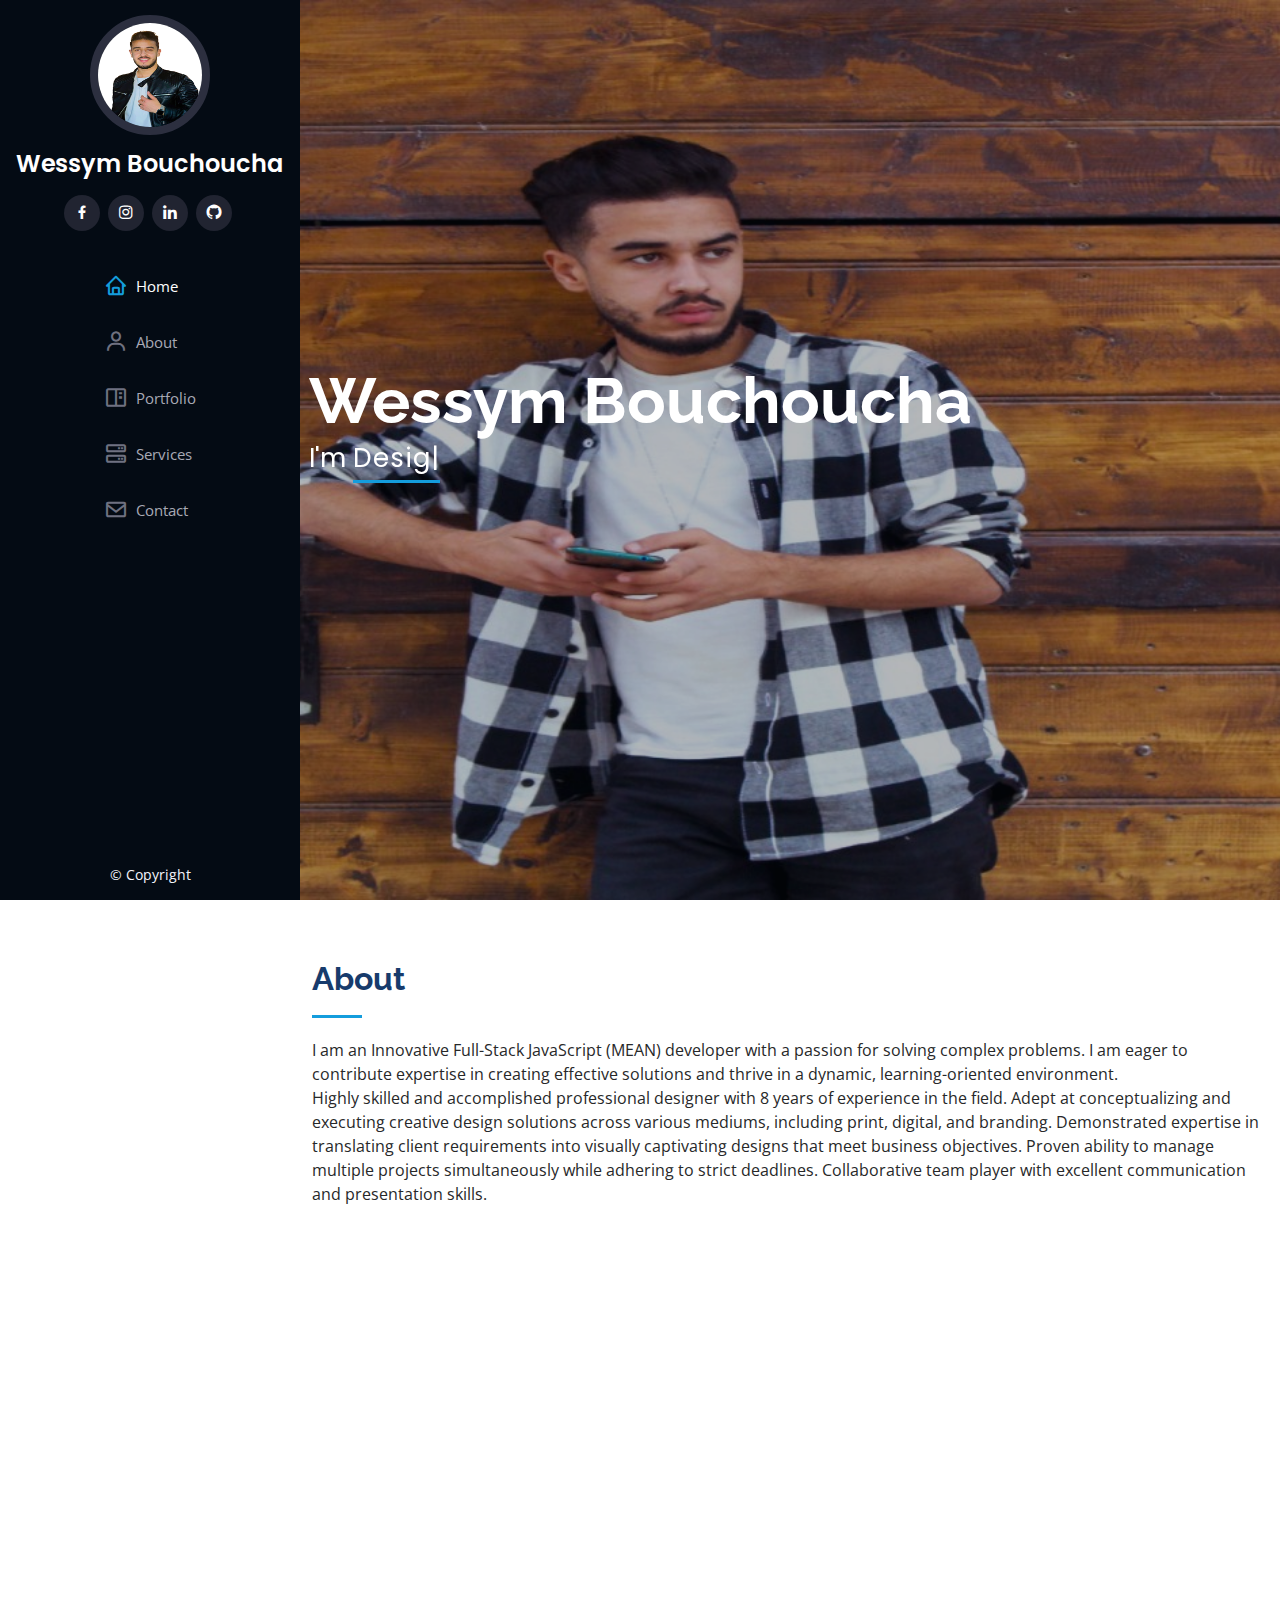
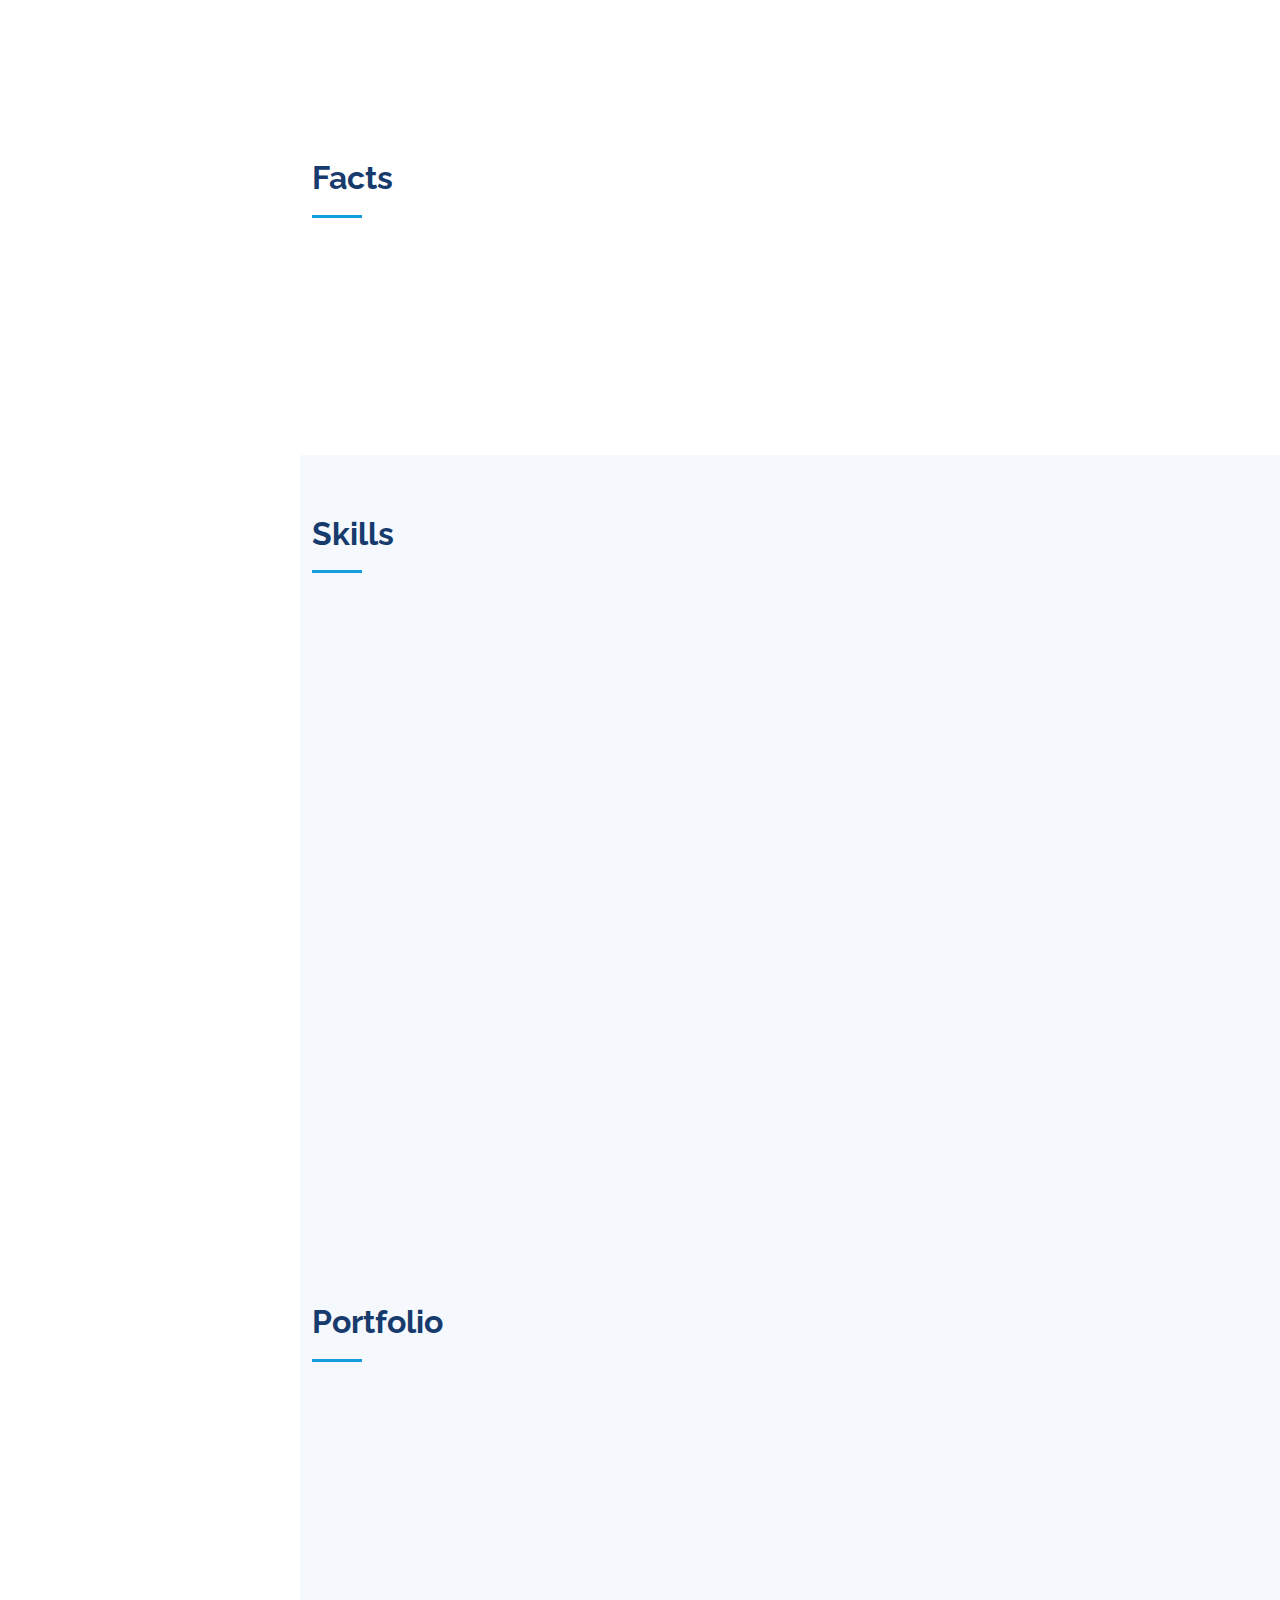
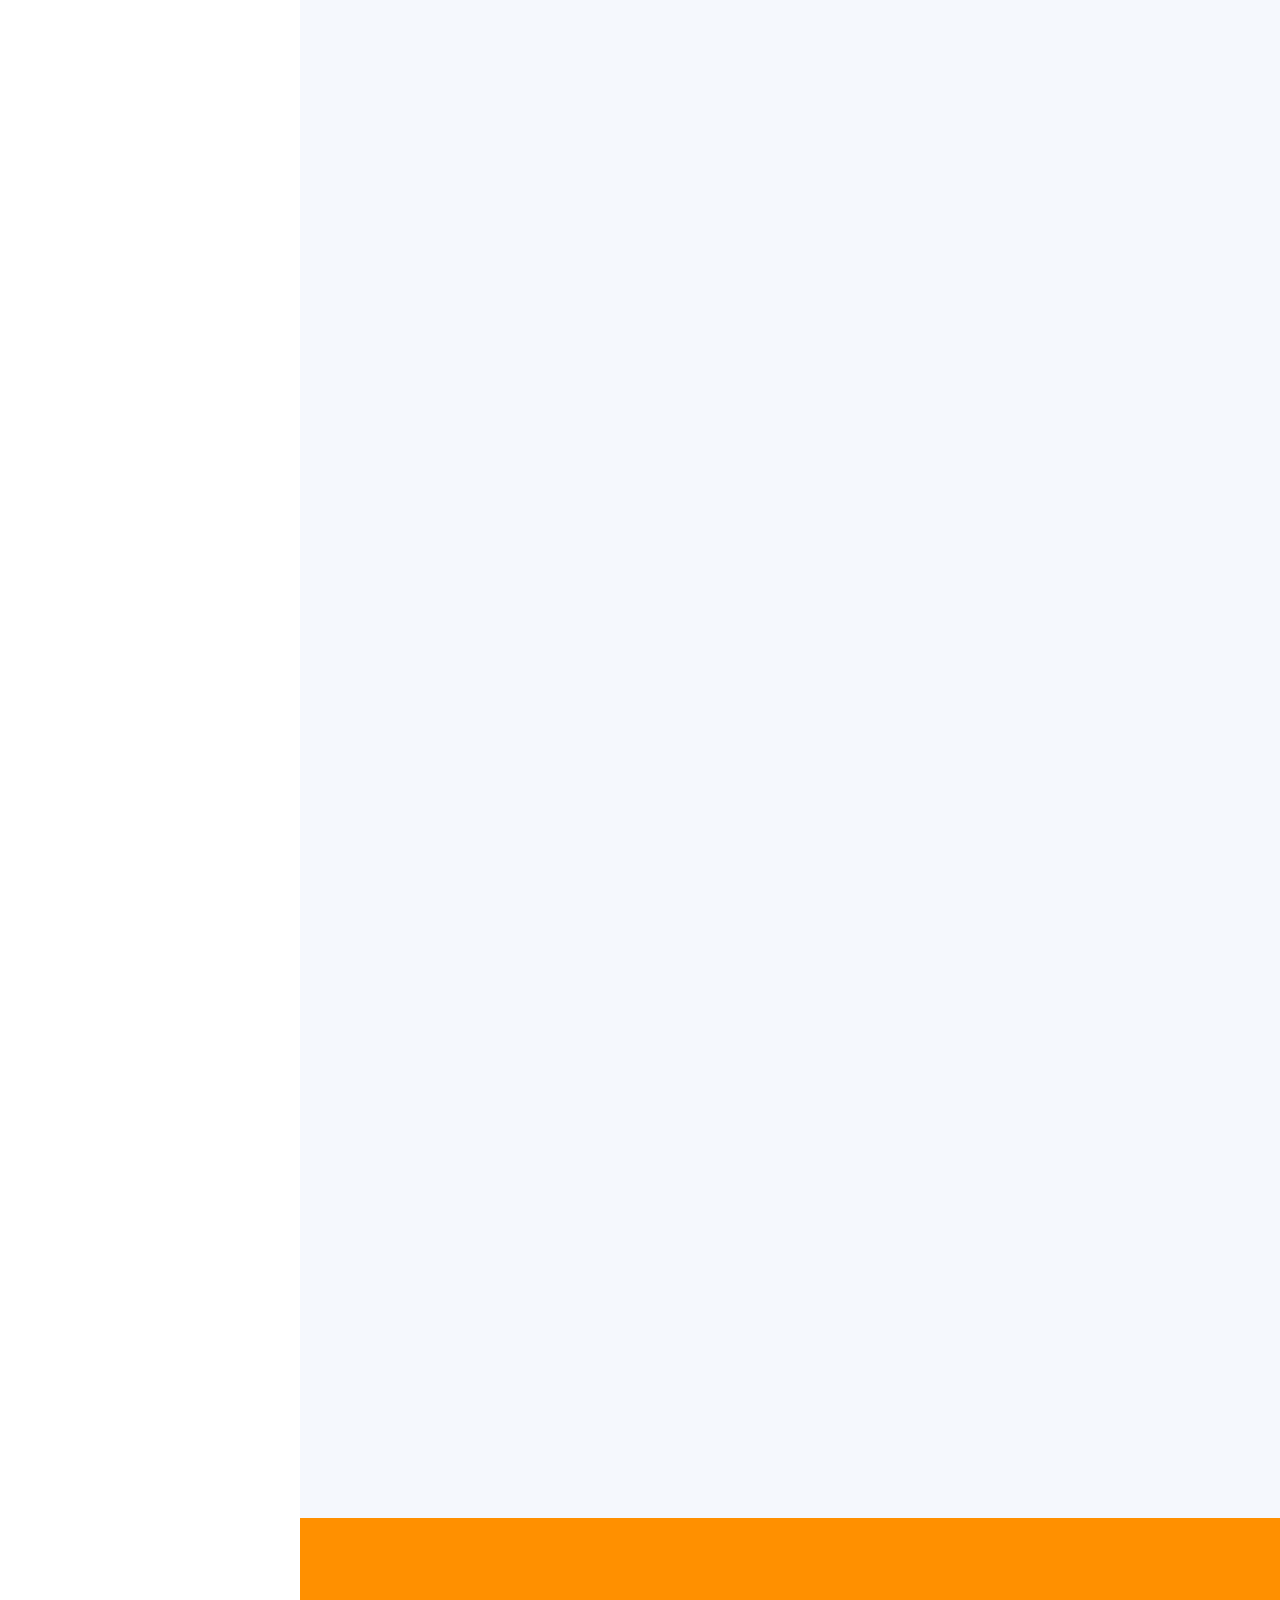
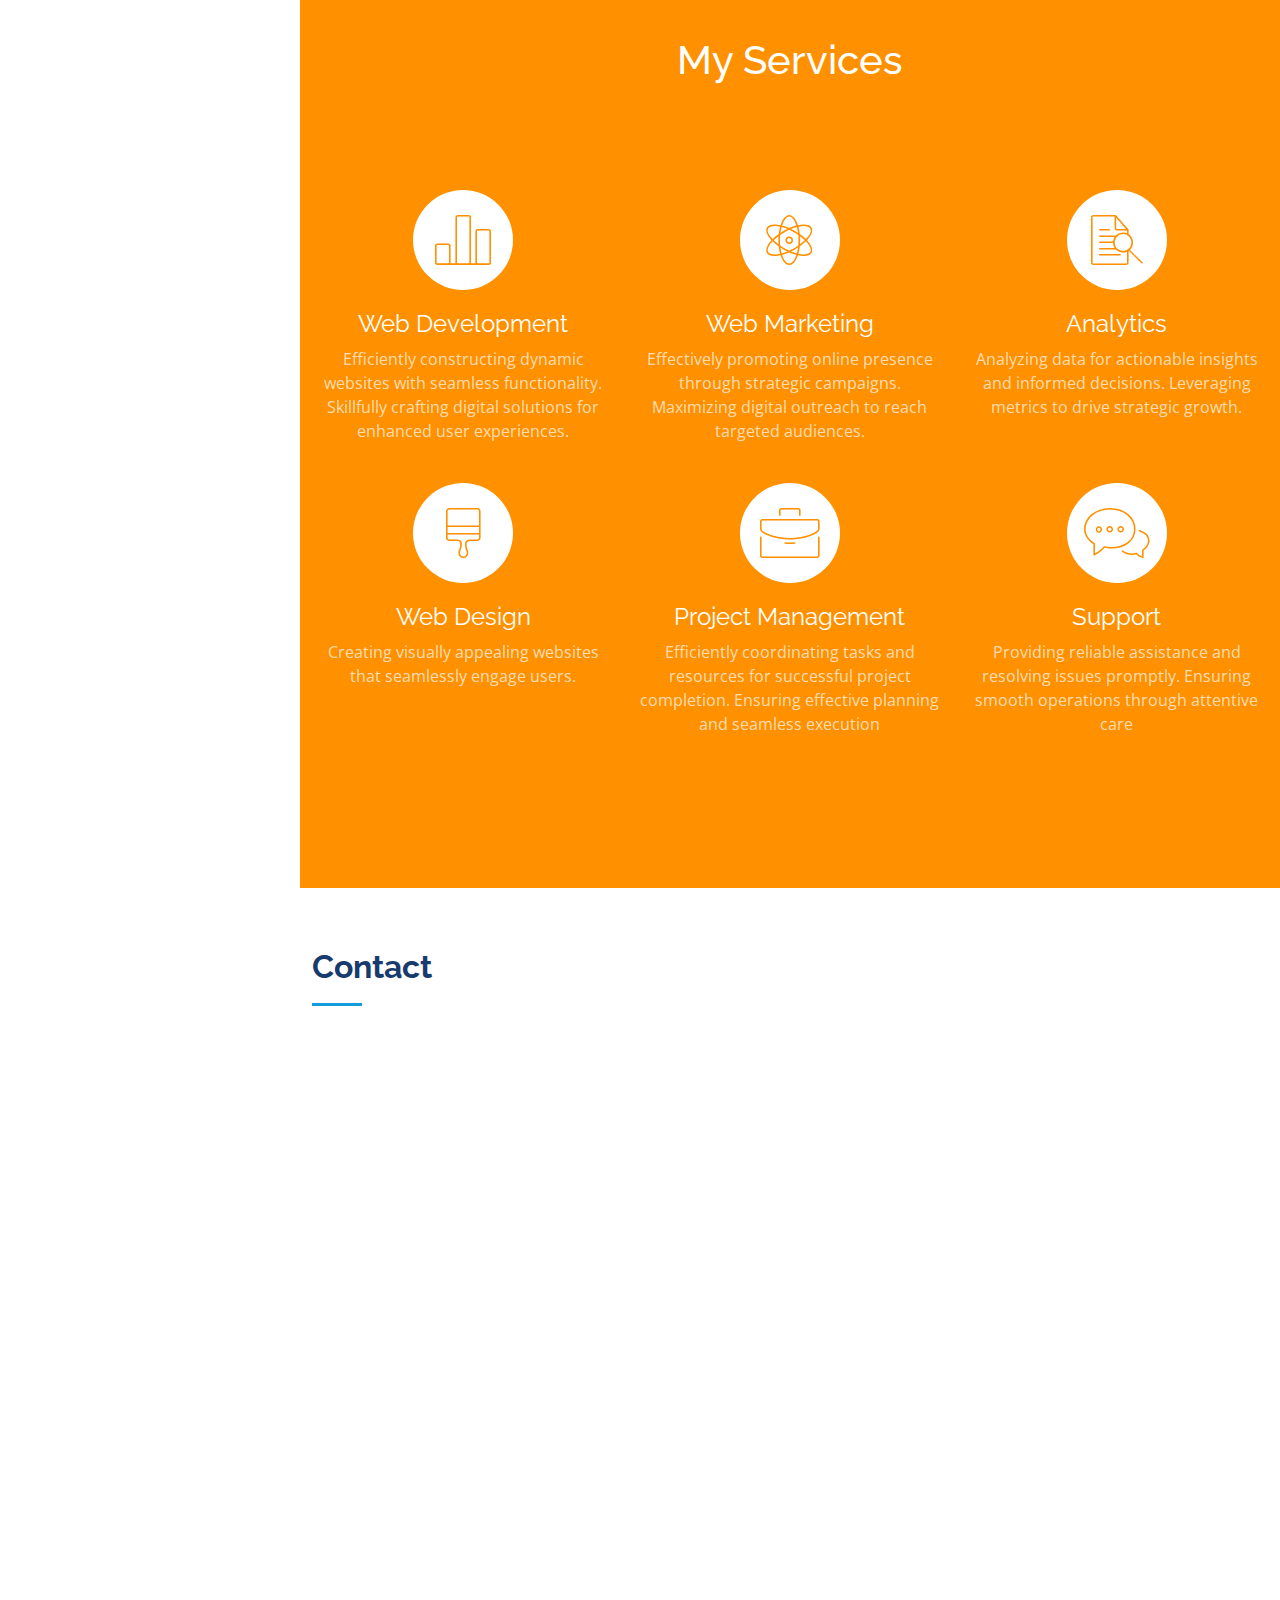
<file: index.html>
<!DOCTYPE html>
<html lang="en">

<head>
  <meta charset="utf-8">
  <meta name="viewport" content="width=device-width, initial-scale=1">

  <title>Wessym Bouchoucha - Resume</title>

  <!-- Favicons -->
  <link href="assets/img/whitebg2.jpg" rel="icon">


  <!-- Animate.css -->
  <link rel="stylesheet" href="css/animate.css">
  <!-- Icomoon Icon Fonts-->
  <link rel="stylesheet" href="css/icomoon.css">
  <!-- Bootstrap  -->
  <link rel="stylesheet" href="css/bootstrap.css">

  <!-- Theme style  -->
  <link rel="stylesheet" href="css/style.css">

  <!-- Google Fonts -->
  <link
    href="https://fonts.googleapis.com/css?family=Open+Sans:300,300i,400,400i,600,600i,700,700i|Raleway:300,300i,400,400i,500,500i,600,600i,700,700i|Poppins:300,300i,400,400i,500,500i,600,600i,700,700i"
    rel="stylesheet">

  <!-- Vendor CSS Files -->
  <link href="assets/vendor/aos/aos.css" rel="stylesheet">
  <link href="assets/vendor/bootstrap/css/bootstrap.min.css" rel="stylesheet">
  <link href="assets/vendor/bootstrap-icons/bootstrap-icons.css" rel="stylesheet">
  <link href="assets/vendor/boxicons/css/boxicons.min.css" rel="stylesheet">
  <link href="assets/vendor/glightbox/css/glightbox.min.css" rel="stylesheet">
  <link href="assets/vendor/swiper/swiper-bundle.min.css" rel="stylesheet">

  <!-- Template Main CSS File -->
  <link href="assets/css/style.css" rel="stylesheet">

</head>

<body>

  <!-- ======= Mobile nav toggle button ======= -->
  <i class="bi bi-list mobile-nav-toggle d-xl-none"></i>

  <!-- ======= Header ======= -->
  <header id="header">
    <div class="d-flex flex-column">

      <div class="profile">
        <img src="assets/img/whitebg2.jpg" alt="" class="img-fluid rounded-circle">
        <h1 class="text-light"><a href="index.html">Wessym Bouchoucha</a></h1>
        <div class="social-links mt-3 text-center">
          <a href="https://www.facebook.com/bouchouchawassim/" target="_blank" class="facebook"><i
              class="bx bxl-facebook"></i></a>
          <a href="https://www.instagram.com/wessym_bch/" target="_blank" class="instagram"><i
              class="bx bxl-instagram"></i></a>
          <a href="https://www.linkedin.com/in/wessym-bouchoucha/" target="_blank" class="linkedin"><i
              class="bx bxl-linkedin"></i></a>
          <a href="https://github.com/Wessym" target="_blank" class="github"><i class="bx bxl-github"></i></a>
        </div>
      </div>

      <nav id="navbar" class="nav-menu navbar">
        <ul>
          <li><a href="#hero" class="nav-link scrollto active"><i class="bx bx-home"></i> <span>Home</span></a></li>
          <li><a href="#about" class="nav-link scrollto"><i class="bx bx-user"></i> <span>About</span></a></li>
          <li><a href="#portfolio" class="nav-link scrollto"><i class="bx bx-book-content"></i>
              <span>Portfolio</span></a></li>
          <li><a href="#services" class="nav-link scrollto"><i class="bx bx-server"></i> <span>Services</span></a></li>
          <li><a href="#contact" class="nav-link scrollto"><i class="bx bx-envelope"></i> <span>Contact</span></a></li>
        </ul>
      </nav><!-- .nav-menu -->
    </div>
  </header><!-- End Header -->

  <!-- ======= Hero Section ======= -->
  <section id="hero" class="d-flex flex-column justify-content-center align-items-center">
    <div class="hero-container" data-aos="fade-in">
      <h1>Wessym Bouchoucha</h1>
      <p>I'm <span class="typed" data-typed-items="Designer, Developer, Freelancer, Photographer"></span></p>
    </div>
  </section><!-- End Hero -->

  <main id="main">

    <!-- ======= About Section ======= -->
    <section id="about" class="about">
      <div class="container">

        <div class="section-title">
          <h2>About</h2>
          <p>I am an Innovative Full-Stack JavaScript (MEAN) developer with a passion for solving complex problems. I am
            eager to contribute expertise in creating effective solutions and thrive in a dynamic, learning-oriented
            environment.</p>
          <p>Highly skilled and accomplished professional designer with 8 years of experience in the field. Adept at
            conceptualizing and executing creative design solutions across various mediums, including print, digital,
            and branding. Demonstrated expertise in translating client requirements into visually captivating designs
            that meet business objectives. Proven ability to manage multiple projects simultaneously while adhering to
            strict deadlines. Collaborative team player with excellent communication and presentation skills.</p>
        </div>

        <div class="row">
          <div class="col-lg-4" data-aos="fade-right">
            <img src="assets/img/bzrt.jpg" class="img-fluid" alt="">
          </div>
          <div class="col-lg-8 pt-4 pt-lg-0 content" data-aos="fade-left">
            <h3>Web Developer &amp; UI/UX Designer</h3><br>
            <div class="row">
              <div class="col-lg-6">
                <ul>
                  <li><i class="bi bi-chevron-right"></i> <strong>Birthday:</strong> <span>27 April 2000</span></li>
                  <li><i class="bi bi-chevron-right"></i> <strong>Phone:</strong> <span>+216 58 023 693</span></li>
                  <li><i class="bi bi-chevron-right"></i> <strong>City:</strong> <span>Ariana, Tunis</span></li>
                </ul>
              </div>
              <div class="col-lg-6">
                <ul>
                  <li><i class="bi bi-chevron-right"></i> <strong>Age:</strong><span>23</span></li>
                  <li><i class="bi bi-chevron-right"></i> <strong>Degree:</strong><span>Computer Science Bachelor</span>
                  </li>
                  <li><i class="bi bi-chevron-right"></i> <strong>Email:</strong><span>Bouchouchawassim@gmail.com</span>
                  </li>
                </ul>
              </div>
            </div>
          </div>
        </div>

      </div>
    </section><!-- End About Section -->

    <!-- ======= Facts Section ======= -->
    <section id="facts" class="facts">
      <div class="container">

        <div class="section-title">
          <h2>Facts</h2>
        </div>

        <div class="row no-gutters">

          <div class="col-lg-3 col-md-6 d-md-flex align-items-md-stretch" data-aos="fade-up">
            <div class="count-box">
              <i class="bi bi-emoji-smile"></i>
              <span data-purecounter-start="0" data-purecounter-end="50" data-purecounter-duration="1"
                class="purecounter"></span>
              <p><strong>Happy Clients</strong></p>
            </div>
          </div>

          <div class="col-lg-3 col-md-6 d-md-flex align-items-md-stretch" data-aos="fade-up" data-aos-delay="100">
            <div class="count-box">
              <i class="bi bi-journal-richtext"></i>
              <span data-purecounter-start="0" data-purecounter-end="50" data-purecounter-duration="1"
                class="purecounter"></span>
              <p><strong>Projects</strong></p>
            </div>
          </div>

          <div class="col-lg-3 col-md-6 d-md-flex align-items-md-stretch" data-aos="fade-up" data-aos-delay="200">
            <div class="count-box">
              <i class="bi bi-headset"></i>
              <span data-purecounter-start="0" data-purecounter-end="1453" data-purecounter-duration="1"
                class="purecounter"></span>
              <p><strong>Hours Of Support</strong></p>
            </div>
          </div>

        </div>

      </div>
    </section><!-- End Facts Section -->

    <!-- ======= Skills Section ======= -->
    <section id="skills" class="skills section-bg">
      <div class="container">

        <div class="section-title">
          <h2>Skills</h2>
        </div>

        <div class="row skills-content">

          <div class="col-lg-6" data-aos="fade-up">

            <div class="progress">
              <span class="skill">HTML <i class="val">100%</i></span>
              <div class="progress-bar-wrap">
                <div class="progress-bar" role="progressbar" aria-valuenow="100" aria-valuemin="0" aria-valuemax="100">
                </div>
              </div>
            </div>

            <div class="progress">
              <span class="skill">CSS <i class="val">97%</i></span>
              <div class="progress-bar-wrap">
                <div class="progress-bar" role="progressbar" aria-valuenow="97" aria-valuemin="0" aria-valuemax="100">
                </div>
              </div>
            </div>

            <div class="progress">
              <span class="skill">JavaScript <i class="val">95%</i></span>
              <div class="progress-bar-wrap">
                <div class="progress-bar" role="progressbar" aria-valuenow="95" aria-valuemin="0" aria-valuemax="100">
                </div>
              </div>
            </div>
            <div class="progress">
              <span class="skill">BootStrap <i class="val">96%</i></span>
              <div class="progress-bar-wrap">
                <div class="progress-bar" role="progressbar" aria-valuenow="96" aria-valuemin="0" aria-valuemax="100">
                </div>
              </div>
            </div>
            <div class="progress">
              <span class="skill">Angular <i class="val">98%</i></span>
              <div class="progress-bar-wrap">
                <div class="progress-bar" role="progressbar" aria-valuenow="98" aria-valuemin="0" aria-valuemax="100">
                </div>
              </div>
            </div>
            <div class="progress">
              <span class="skill">Photoshop <i class="val">100%</i></span>
              <div class="progress-bar-wrap">
                <div class="progress-bar" role="progressbar" aria-valuenow="100" aria-valuemin="0" aria-valuemax="100">
                </div>
              </div>
            </div>
            <div class="progress">
              <span class="skill">Adobe After Effects <i class="val">100%</i></span>
              <div class="progress-bar-wrap">
                <div class="progress-bar" role="progressbar" aria-valuenow="100" aria-valuemin="0" aria-valuemax="100">
                </div>
              </div>
            </div>

          </div>

          <div class="col-lg-6" data-aos="fade-up" data-aos-delay="100">

            <div class="progress">
              <span class="skill">MongoDB <i class="val">95%</i></span>
              <div class="progress-bar-wrap">
                <div class="progress-bar" role="progressbar" aria-valuenow="95" aria-valuemin="0" aria-valuemax="100">
                </div>
              </div>
            </div>

            <div class="progress">
              <span class="skill">PHP <i class="val">75%</i></span>
              <div class="progress-bar-wrap">
                <div class="progress-bar" role="progressbar" aria-valuenow="75" aria-valuemin="0" aria-valuemax="100">
                </div>
              </div>
            </div>

            <div class="progress">
              <span class="skill">MySQL <i class="val">85%</i></span>
              <div class="progress-bar-wrap">
                <div class="progress-bar" role="progressbar" aria-valuenow="85" aria-valuemin="0" aria-valuemax="100">
                </div>
              </div>
            </div>
            <div class="progress">
              <span class="skill">NodeJS <i class="val">90%</i></span>
              <div class="progress-bar-wrap">
                <div class="progress-bar" role="progressbar" aria-valuenow="90" aria-valuemin="0" aria-valuemax="100">
                </div>
              </div>
            </div>
            <div class="progress">
              <span class="skill">ExpressJS <i class="val">90%</i></span>
              <div class="progress-bar-wrap">
                <div class="progress-bar" role="progressbar" aria-valuenow="90" aria-valuemin="0" aria-valuemax="100">
                </div>
              </div>
            </div>
            <div class="progress">
              <span class="skill">Postman <i class="val">100%</i></span>
              <div class="progress-bar-wrap">
                <div class="progress-bar" role="progressbar" aria-valuenow="100" aria-valuemin="0" aria-valuemax="100">
                </div>
              </div>
            </div>
            <div class="progress">
              <span class="skill">Visual Code <i class="val">100%</i></span>
              <div class="progress-bar-wrap">
                <div class="progress-bar" role="progressbar" aria-valuenow="100" aria-valuemin="0" aria-valuemax="100">
                </div>
              </div>
            </div>

          </div>

        </div>

      </div>
    </section>
    <!-- End Skills Section -->



    <!-- ======= Portfolio Section ======= -->
    <section id="portfolio" class="portfolio section-bg">
      <div class="container">

        <div class="section-title">
          <h2>Portfolio</h2>
        </div>

        <div class="row" data-aos="fade-up">
          <div class="col-lg-12 d-flex justify-content-center">
            <ul id="portfolio-flters">
              <li data-filter="*" class="filter-active">All</li>
              <li data-filter=".filter-app">App</li>
              <li data-filter=".filter-logos">Logo</li>
              <li data-filter=".filter-design">Design</li>
              <li data-filter=".filter-web">Web</li>
            </ul>
          </div>
        </div>

        <div class="row portfolio-container" data-aos="fade-up" data-aos-delay="100">

          <div class="col-lg-4 col-md-6 portfolio-item filter-web">
            <div class="portfolio-wrap">
              <img src="assets/img/restau.png" class="img-fluid" alt="">
              <div class="portfolio-links">
                <a href="assets/img/restau.png" data-gallery="portfolioGallery" class="portfolio-lightbox"><i
                    class="bx bx-plus"></i></a>
              </div>
            </div>
          </div>

          <div class="col-lg-4 col-md-6 portfolio-item filter-logos">
            <div class="portfolio-wrap">
              <img src="assets/img/logo.png" class="img-fluid" alt="">
              <div class="portfolio-links">
                <a href="assets/img/logo.png" data-gallery="portfolioGallery" class="portfolio-lightbox"><i
                    class="bx bx-plus"></i></a>
              </div>
            </div>
          </div>


          <div class="col-lg-4 col-md-6 portfolio-item filter-web">
            <div class="portfolio-wrap">
              <img src="assets/img/forsti-front.png" class="img-fluid" alt="">
              <div class="portfolio-links">
                <a href="assets/img/forsti-front.png" data-gallery="portfolioGallery" class="portfolio-lightbox"><i
                    class="bx bx-plus"></i></a>
              </div>
            </div>
          </div>

          <div class="col-lg-4 col-md-6 portfolio-item filter-logos">
            <div class="portfolio-wrap">
              <img src="assets/img/forstilg.png" class="img-fluid" alt="">
              <div class="portfolio-links">
                <a href="assets/img/forstilg.png" data-gallery="portfolioGallery" class="portfolio-lightbox"><i
                    class="bx bx-plus"></i></a>
              </div>
            </div>
          </div>

          <div class="col-lg-4 col-md-6 portfolio-item filter-web">
            <div class="portfolio-wrap">
              <img src="assets/img/karma shop.png" class="img-fluid" alt="">
              <div class="portfolio-links">
                <a href="assets/img/karma shop.png" data-gallery="portfolioGallery" class="portfolio-lightbox"><i
                    class="bx bx-plus"></i></a>
              </div>
            </div>
          </div>

          <div class="col-lg-4 col-md-6 portfolio-item filter-web">
            <div class="portfolio-wrap">
              <img src="assets/img/indeed elearning.png" class="img-fluid" alt="">
              <div class="portfolio-links">
                <a href="assets/img/indeed elearning.png" data-gallery="portfolioGallery" class="portfolio-lightbox"><i
                    class="bx bx-plus"></i></a>
              </div>
            </div>
          </div>

          <div class="col-lg-4 col-md-6 portfolio-item filter-design">
            <div class="portfolio-wrap">
              <img src="assets/img/signupform.PNG" class="img-fluid" alt="">
              <div class="portfolio-links">
                <a href="assets/img/signupform.PNG" data-gallery="portfolioGallery" class="portfolio-lightbox"><i
                    class="bx bx-plus"></i></a>
                <a href="Forms/signup-form/index.html" target="_blank" title="More Details"><i
                    class="bx bx-link"></i></a>
              </div>
            </div>
          </div>

          <div class="col-lg-4 col-md-6 portfolio-item filter-design">
            <div class="portfolio-wrap">
              <img src="assets/img/signup form.png" class="img-fluid" alt="">
              <div class="portfolio-links">
                <a href="assets/img/signup form.png" data-gallery="portfolioGallery" class="portfolio-lightbox"><i
                    class="bx bx-plus"></i></a>
              </div>
            </div>
          </div>

          <div class="col-lg-4 col-md-6 portfolio-item filter-design">
            <div class="portfolio-wrap">
              <img src="assets/img/verifycode.PNG" class="img-fluid" alt="">
              <div class="portfolio-links">
                <a href="assets/img/verifycode.PNG" data-gallery="portfolioGallery" class="portfolio-lightbox"><i
                    class="bx bx-plus"></i></a>
                <a href="Forms/verifyCode-form/index.html" target="_blank" title="More Details"><i
                    class="bx bx-link"></i></a>
              </div>
            </div>
          </div>

          <div class="col-lg-4 col-md-6 portfolio-item filter-design">
            <div class="portfolio-wrap">
              <img src="assets/img/ratingstars.PNG" class="img-fluid" alt="">
              <div class="portfolio-links">
                <a href="assets/img/ratingstars.PNG" data-gallery="portfolioGallery" class="portfolio-lightbox"><i
                    class="bx bx-plus"></i></a>
                <a href="Forms/rating-stars/index.html" target="_blank" title="More Details"><i
                    class="bx bx-link"></i></a>
              </div>
            </div>
          </div>

          <div class="col-lg-4 col-md-6 portfolio-item filter-design">
            <div class="portfolio-wrap">
              <img src="assets/img/lgnform.PNG" class="img-fluid" alt="">
              <div class="portfolio-links">
                <a href="assets/img/lgnform.PNG" data-gallery="portfolioGallery" class="portfolio-lightbox"><i
                    class="bx bx-plus"></i></a>
                <a href="Forms/login-form 1/index.html" target="_blank" title="More Details"><i
                    class="bx bx-link"></i></a>
              </div>
            </div>
          </div>

          <div class="col-lg-4 col-md-6 portfolio-item filter-app">
            <div class="portfolio-wrap">
              <img src="assets/img/Flip Dinar Game.PNG" class="img-fluid" alt="">
              <div class="portfolio-links">
                <a href="assets/img/Flip Dinar Game.PNG" data-gallery="portfolioGallery" class="portfolio-lightbox"><i
                    class="bx bx-plus"></i></a>
                <a href="Flip a Dinar Game/index.html" target="_blank" title="More Details"><i
                    class="bx bx-link"></i></a>
              </div>
            </div>
          </div>



          <div class="col-lg-4 col-md-6 portfolio-item filter-logos">
            <div class="portfolio-wrap">
              <img src="assets/img/idn1.png" class="img-fluid" alt="">
              <div class="portfolio-links">
                <a href="assets/img/idn1.png" data-gallery="portfolioGallery" class="portfolio-lightbox"><i
                    class="bx bx-plus"></i></a>
              </div>
            </div>
          </div>

          <div class="col-lg-4 col-md-6 portfolio-item filter-app">
            <div class="portfolio-wrap">
              <img src="assets/img/calculator app.PNG" class="img-fluid" alt="">
              <div class="portfolio-links">
                <a href="assets/img/calculator app.PNG" data-gallery="portfolioGallery" class="portfolio-lightbox"><i
                    class="bx bx-plus"></i></a>
                <a href="calculator/index.html" target="_blank" title="More Details"><i class="bx bx-link"></i></a>
              </div>
            </div>
          </div>

          <div class="col-lg-4 col-md-6 portfolio-item filter-logos">
            <div class="portfolio-wrap">
              <img src="assets/img/idn3.png" class="img-fluid" alt="">
              <div class="portfolio-links">
                <a href="assets/img/idn3.png" data-gallery="portfolioGallery" class="portfolio-lightbox"><i
                    class="bx bx-plus"></i></a>
              </div>
            </div>
          </div>

          <div class="col-lg-4 col-md-6 portfolio-item filter-design">
            <div class="portfolio-wrap">
              <img src="assets/img/cplinmoon.png" class="img-fluid" alt="">
              <div class="portfolio-links">
                <a href="assets/img/cplinmoon.png" data-gallery="portfolioGallery" class="portfolio-lightbox"><i
                    class="bx bx-plus"></i></a>
              </div>
            </div>
          </div>

          <div class="col-lg-4 col-md-6 portfolio-item filter-design">
            <div class="portfolio-wrap">
              <img src="assets/img/maninmoon.png" class="img-fluid" alt="">
              <div class="portfolio-links">
                <a href="assets/img/maninmoon.png" data-gallery="portfolioGallery" class="portfolio-lightbox"><i
                    class="bx bx-plus"></i></a>
              </div>
            </div>
          </div>

          <div class="col-lg-4 col-md-6 portfolio-item filter-logos">
            <div class="portfolio-wrap">
              <img src="assets/img/coucou.png" class="img-fluid" alt="">
              <div class="portfolio-links">
                <a href="assets/img/coucou.png" data-gallery="portfolioGallery" class="portfolio-lightbox"><i
                    class="bx bx-plus"></i></a>
              </div>
            </div>
          </div>

          <div class="col-lg-4 col-md-6 portfolio-item filter-web">
            <div class="portfolio-wrap">
              <img src="assets/img/soccer.png" class="img-fluid" alt="">
              <div class="portfolio-links">
                <a href="assets/img/soccer.png" data-gallery="portfolioGallery" class="portfolio-lightbox"><i
                    class="bx bx-plus"></i></a>
              </div>
            </div>
          </div>

        </div>

      </div>
    </section>
    <!-- End Portfolio Section -->


        <!-- ======= Services Section ======= -->

        <div id="fh5co-features" class="animate-box">
          <div class="container"  id="services">
            <div class="services-padding">
              <div class="row">
                <div class="col-md-8 col-md-offset-2 text-center fh5co-heading">
                  <h2>My Services</h2>
                </div>
              </div>
    
              <div class="row">
                <div class="col-md-4 text-center">
                  <div class="feature-left">
                    <span class="icon">
                      <i class="icon-bargraph"></i>
                    </span>
                    <div class="feature-copy">
                      <h3>Web Development</h3>
                      <p>Efficiently constructing dynamic websites with seamless functionality. Skillfully crafting digital
                        solutions for enhanced user experiences.</p>
                    </div>
                  </div>
                </div>
    
                <div class="col-md-4 text-center">
                  <div class="feature-left">
                    <span class="icon">
                      <i class="icon-genius"></i>
                    </span>
                    <div class="feature-copy">
                      <h3>Web Marketing</h3>
                      <p>Effectively promoting online presence through strategic campaigns. Maximizing digital outreach to
                        reach targeted audiences.</p>
                    </div>
                  </div>
    
                </div>
                <div class="col-md-4 text-center">
                  <div class="feature-left">
                    <span class="icon">
                      <i class="icon-search"></i>
                    </span>
                    <div class="feature-copy">
                      <h3>Analytics</h3>
                      <p>Analyzing data for actionable insights and informed decisions. Leveraging metrics to drive
                        strategic growth.</p>
                    </div>
                  </div>
                </div>
              </div>
    
              <div class="row">
                <div class="col-md-4 text-center">
                  <div class="feature-left">
                    <span class="icon">
                      <i class="icon-paintbrush"></i>
                    </span>
                    <div class="feature-copy">
                      <h3>Web Design</h3>
                      <p>Creating visually appealing websites that seamlessly engage users.</p>
                    </div>
                  </div>
                </div>
    
                <div class="col-md-4 text-center">
                  <div class="feature-left">
                    <span class="icon">
                      <i class="icon-briefcase"></i>
                    </span>
                    <div class="feature-copy">
                      <h3>Project Management</h3>
                      <p>Efficiently coordinating tasks and resources for successful project completion. Ensuring effective
                        planning and seamless execution</p>
                    </div>
                  </div>
    
                </div>
                <div class="col-md-4 text-center">
                  <div class="feature-left">
                    <span class="icon">
                      <i class="icon-chat"></i>
                    </span>
                    <div class="feature-copy">
                      <h3>Support</h3>
                      <p>Providing reliable assistance and resolving issues promptly. Ensuring smooth operations through
                        attentive care</p>
                    </div>
                  </div>
                </div>
              </div>
            </div>
          </div>
        </div>
    
    
        <!-- ======= Services Section ======= -->



    <!-- ======= Contact Section ======= -->
    <section id="contact" class="contact">
      <div class="container">

        <div class="section-title">
          <h2>Contact</h2>
        </div>

        <div class="row" data-aos="fade-in">

          <div class="col-lg-5 d-flex align-items-stretch">
            <div class="info">
              <div class="address">
                <i class="bi bi-geo-alt"></i>
                <h4>Location:</h4>
                <p>Sidi Thabet, Ariana</p>
              </div>

              <div class="email">
                <i class="bi bi-envelope"></i>
                <h4>Email:</h4>
                <p>bouchouchawassim@gmail.com</p>
              </div>

              <div class="phone">
                <i class="bi bi-phone"></i>
                <h4>Call:</h4>
                <p>+216 58 023 693</p>
              </div>

              <iframe
                src="https://www.google.com/maps/embed?pb=!1m13!1m8!1m3!1d6380.91981812683!2d10.0448274!3d36.9032668!3m2!1i1024!2i768!4f13.1!3m2!1m1!2zMzbCsDU0JzE4LjYiTiAxMMKwMDInNDMuMSJF!5e0!3m2!1sen!2stn!4v1684966810799!5m2!1sen!2stn"
                width="400" height="300" style="border:0;" allowfullscreen="" loading="lazy"
                referrerpolicy="no-referrer-when-downgrade"></iframe></iframe>
            </div>

          </div>

          <div class="col-lg-7 mt-5 mt-lg-0 d-flex align-items-stretch">
            <form action="https://formsubmit.co/bouchouchawassim@gmail.com" method="POST" role="form" class="php-email-form">
              <div class="row">
                <div class="form-group col-md-6">
                  <label for="name">Your Name</label>
                  <input type="text" name="name" class="form-control" id="name" required>
                </div>
                <div class="form-group col-md-6">
                  <label for="name">Your Email</label>
                  <input type="email" class="form-control" name="email" id="email" required>
                </div>
              </div>
              <div class="form-group">
                <label for="name">Subject</label>
                <input type="text" class="form-control" name="subject" id="subject" required>
              </div>
              <div class="form-group">
                <label for="name">Message</label>
                <textarea class="form-control" name="message" rows="10" required></textarea>
              </div>
              <div class="my-3">
                <div class="loading">Loading</div>
                <div class="error-message"></div>
                <div class="sent-message">Your message has been sent. Thank you!</div>
              </div>
              <div class="text-center"><button type="submit">Send Message</button></div>
            </form>
          </div>

        </div>

      </div>
    </section><!-- End Contact Section -->

  </main><!-- End #main -->

  <!-- ======= Footer ======= -->
  <footer id="footer">
    <div class="container">
      <div class="copyright">
        &copy; Copyright <strong></strong>
      </div>
    </div>
  </footer>
  <!-- End  Footer -->

  <a href="#" class="back-to-top d-flex align-items-center justify-content-center"><i
      class="bi bi-arrow-up-short"></i></a>

  <!-- Vendor JS Files -->
  <script src="assets/vendor/purecounter/purecounter_vanilla.js"></script>
  <script src="assets/vendor/aos/aos.js"></script>
  <script src="assets/vendor/bootstrap/js/bootstrap.bundle.min.js"></script>
  <script src="assets/vendor/glightbox/js/glightbox.min.js"></script>
  <script src="assets/vendor/isotope-layout/isotope.pkgd.min.js"></script>
  <script src="assets/vendor/swiper/swiper-bundle.min.js"></script>
  <script src="assets/vendor/typed.js/typed.min.js"></script>
  <script src="assets/vendor/waypoints/noframework.waypoints.js"></script>
  <script src="assets/vendor/php-email-form/validate.js"></script>

  <!-- Template Main JS File -->
  <script src="assets/js/main.js"></script>

</body>

</html>
</file>
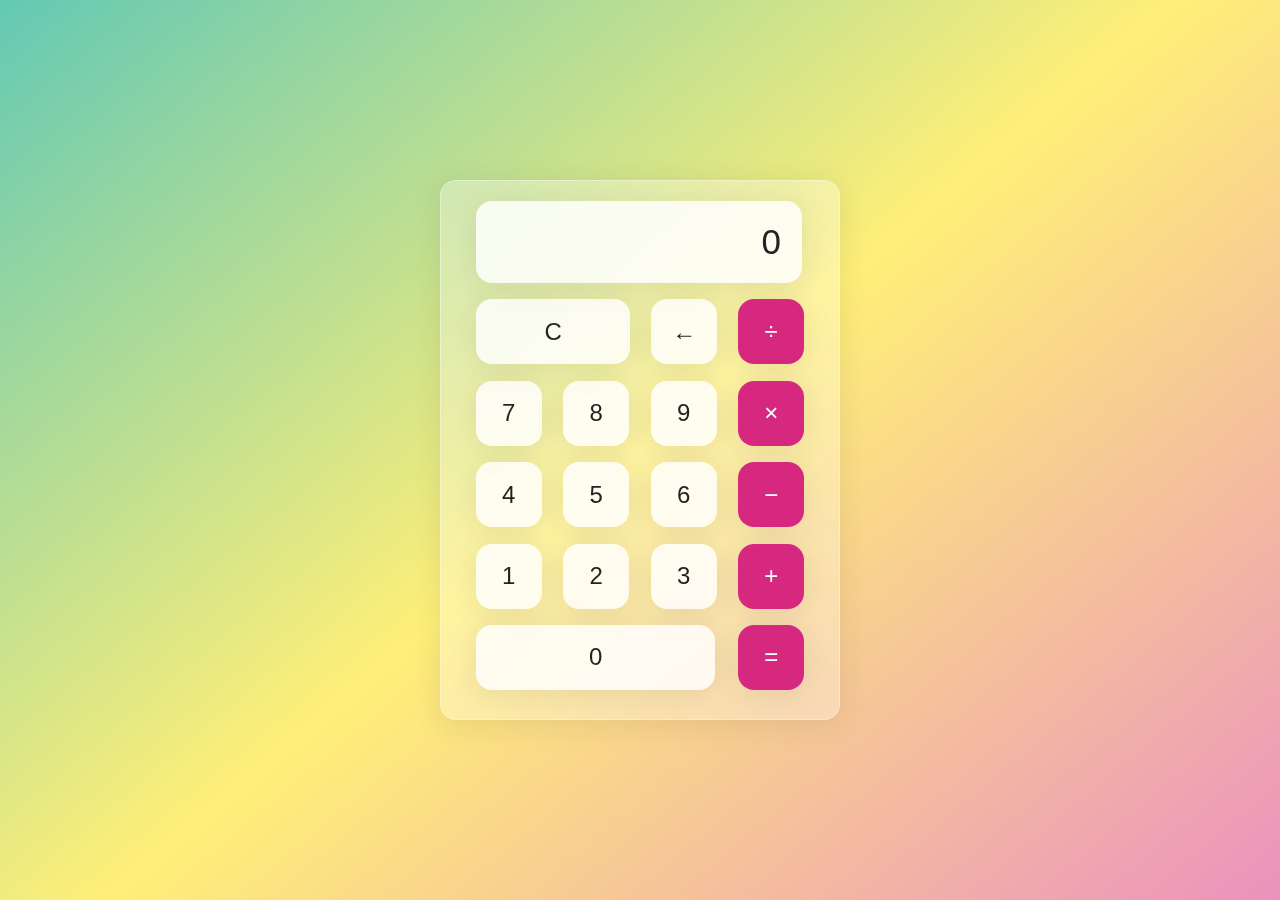
<file: calculator/index.html>
<!DOCTYPE html>
<html lang="en">
<head>
    <meta charset="UTF-8">
    <meta http-equiv="X-UA-Compatible" content="IE=edge">
    <meta name="viewport" content="width=device-width, initial-scale=1.0">
    <link rel="stylesheet" href="style.css">
    <title>Calculator</title>
</head>
<body>

    <div class="wrapper">
        <section class="screen">
            0
        </section>


        <section class="calc-buttons">
            <div class="calc-button-row">
                <button class="calc-button double">
                    C
                </button>
                <button class="calc-button">
                    &larr;
                </button>
                <button class="calc-button">
                    &divide;
                </button>
            </div>

            <div class="calc-button-row">
                <button class="calc-button">
                    7
                </button> 
                <button class="calc-button">
                    8
                </button> 
                <button class="calc-button">
                    9
                </button>
                <button class="calc-button">
                    &times;
                </button>            
            </div>

            <div class="calc-button-row">
                <button class="calc-button">
                    4
                </button>
                <button class="calc-button">
                    5
                </button>
                <button class="calc-button">
                    6
                </button>
                <button class="calc-button">
                    &minus;
                </button>
            </div>

            <div class="calc-button-row">
                <button class="calc-button">
                    1
                </button>
                <button class="calc-button">
                    2
                </button>
                <button class="calc-button">
                    3
                </button>
                <button class="calc-button">
                    &plus;
                </button>
            </div>


            <div class="calc-button-row">
                <button class="calc-button triple">
                    0
                </button>
                <button class="calc-button">
                    &equals;
                </button>
            </div>

        </section>


    </div>


    <script src="script.js"></script> 
</body>
</html>
</file>
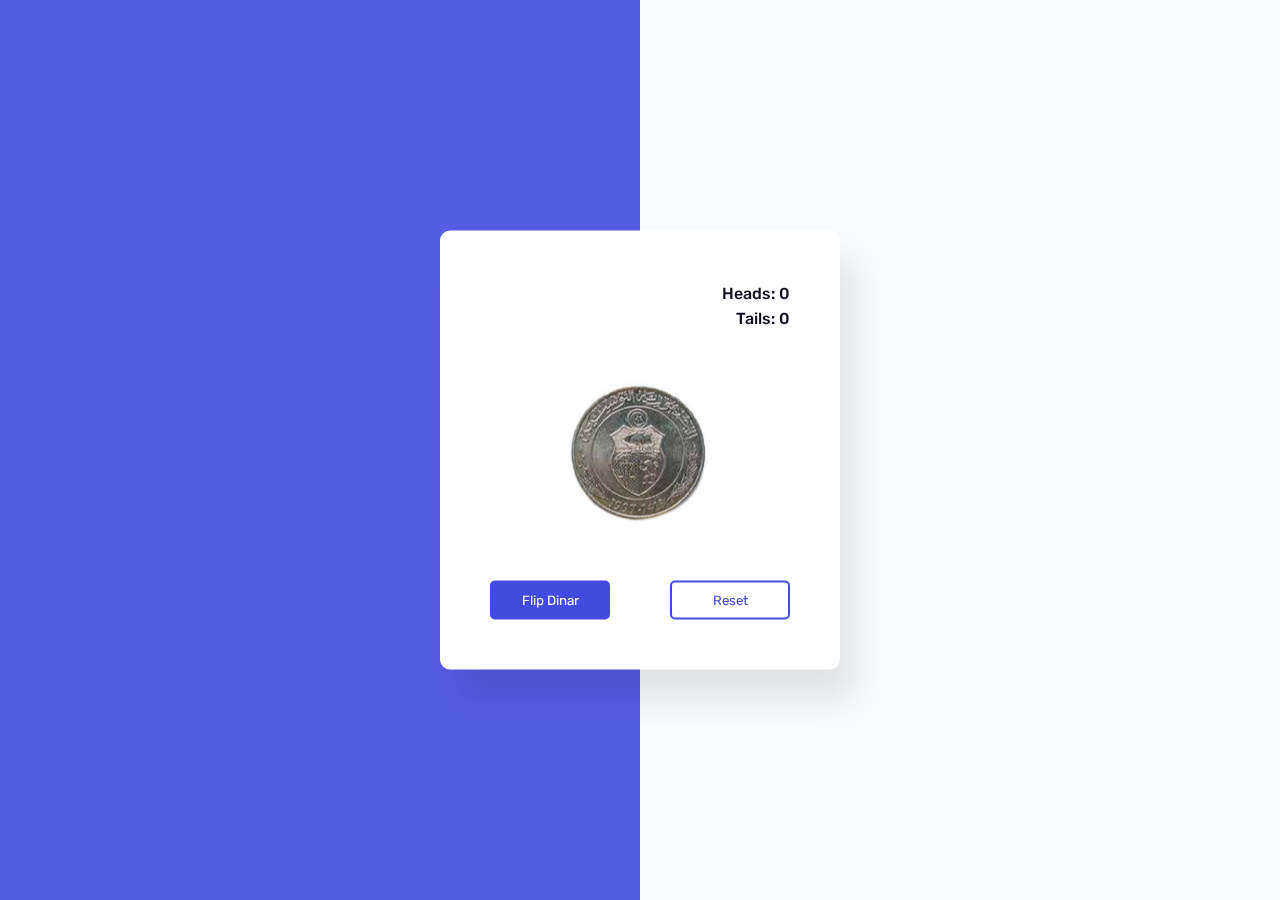
<file: Flip a Dinar Game/index.html>
<!DOCTYPE html>
<html lang="en">

<head>
    <meta charset="UTF-8">
    <meta http-equiv="X-UA-Compatible" content="IE=edge">
    <meta name="viewport" content="width=device-width, initial-scale=1.0">
    <link rel="stylesheet" href="style.css">
    <title>Dinar Flip Game | Wessym Bch</title>
</head>

<body>

    <div class="container">
        <div class="stats">
            <p id="heads-count">Heads: 0</p>
            <p id="tails-count">Tails: 0</p>
        </div>
        <div class="coin" id="coin">
            <div class="heads">
                <img src="heads.png">
            </div>
            <div class="tails">
                <img src="tails.png">
            </div>
        </div>
        <div class="buttons">
            <button id="flip-button">
                Flip Dinar
            </button>
            <button id="reset-button">
                Reset
            </button>
        </div>
    </div>


    <script src="script.js"></script>
</body>

</html>
</file>
<file: css/icomoon.css>
@font-face {
    font-family: 'icomoon';
    src:    url('fonts/icomoon.eot?1oniuf');
    src:    url('fonts/icomoon.eot?1oniuf#iefix') format('embedded-opentype'),
        url('fonts/icomoon.ttf?1oniuf') format('truetype'),
        url('fonts/icomoon.woff?1oniuf') format('woff'),
        url('fonts/icomoon.svg?1oniuf#icomoon') format('svg');
    font-weight: normal;
    font-style: normal;
}

[class^="icon-"], [class*=" icon-"] {
    /* use !important to prevent issues with browser extensions that change fonts */
    font-family: 'icomoon' !important;
    speak: none;
    font-style: normal;
    font-weight: normal;
    font-variant: normal;
    text-transform: none;
    line-height: 1;

    /* Better Font Rendering =========== */
    -webkit-font-smoothing: antialiased;
    -moz-osx-font-smoothing: grayscale;
}

.icon-mobile:before {
    content: "\e000";
}
.icon-laptop:before {
    content: "\e001";
}
.icon-desktop:before {
    content: "\e002";
}
.icon-tablet:before {
    content: "\e003";
}
.icon-phone:before {
    content: "\e004";
}
.icon-document:before {
    content: "\e005";
}
.icon-documents:before {
    content: "\e006";
}
.icon-search:before {
    content: "\e007";
}
.icon-clipboard:before {
    content: "\e008";
}
.icon-newspaper:before {
    content: "\e009";
}
.icon-notebook:before {
    content: "\e00a";
}
.icon-book-open:before {
    content: "\e00b";
}
.icon-browser:before {
    content: "\e00c";
}
.icon-calendar:before {
    content: "\e00d";
}
.icon-presentation:before {
    content: "\e00e";
}
.icon-picture:before {
    content: "\e00f";
}
.icon-pictures:before {
    content: "\e010";
}
.icon-video:before {
    content: "\e011";
}
.icon-camera:before {
    content: "\e012";
}
.icon-printer:before {
    content: "\e013";
}
.icon-toolbox:before {
    content: "\e014";
}
.icon-briefcase:before {
    content: "\e015";
}
.icon-wallet:before {
    content: "\e016";
}
.icon-gift:before {
    content: "\e017";
}
.icon-bargraph:before {
    content: "\e018";
}
.icon-grid:before {
    content: "\e019";
}
.icon-expand:before {
    content: "\e01a";
}
.icon-focus:before {
    content: "\e01b";
}
.icon-edit:before {
    content: "\e01c";
}
.icon-adjustments:before {
    content: "\e01d";
}
.icon-ribbon:before {
    content: "\e01e";
}
.icon-hourglass:before {
    content: "\e01f";
}
.icon-lock:before {
    content: "\e020";
}
.icon-megaphone:before {
    content: "\e021";
}
.icon-shield:before {
    content: "\e022";
}
.icon-trophy:before {
    content: "\e023";
}
.icon-flag:before {
    content: "\e024";
}
.icon-map:before {
    content: "\e025";
}
.icon-puzzle:before {
    content: "\e026";
}
.icon-basket:before {
    content: "\e027";
}
.icon-envelope:before {
    content: "\e028";
}
.icon-streetsign:before {
    content: "\e029";
}
.icon-telescope:before {
    content: "\e02a";
}
.icon-gears:before {
    content: "\e02b";
}
.icon-key:before {
    content: "\e02c";
}
.icon-paperclip:before {
    content: "\e02d";
}
.icon-attachment:before {
    content: "\e02e";
}
.icon-pricetags:before {
    content: "\e02f";
}
.icon-lightbulb:before {
    content: "\e030";
}
.icon-layers:before {
    content: "\e031";
}
.icon-pencil:before {
    content: "\e032";
}
.icon-tools:before {
    content: "\e033";
}
.icon-tools-2:before {
    content: "\e034";
}
.icon-scissors:before {
    content: "\e035";
}
.icon-paintbrush:before {
    content: "\e036";
}
.icon-magnifying-glass:before {
    content: "\e037";
}
.icon-circle-compass:before {
    content: "\e038";
}
.icon-linegraph:before {
    content: "\e039";
}
.icon-mic:before {
    content: "\e03a";
}
.icon-strategy:before {
    content: "\e03b";
}
.icon-beaker:before {
    content: "\e03c";
}
.icon-caution:before {
    content: "\e03d";
}
.icon-recycle:before {
    content: "\e03e";
}
.icon-anchor:before {
    content: "\e03f";
}
.icon-profile-male:before {
    content: "\e040";
}
.icon-profile-female:before {
    content: "\e041";
}
.icon-bike:before {
    content: "\e042";
}
.icon-wine:before {
    content: "\e043";
}
.icon-hotairballoon:before {
    content: "\e044";
}
.icon-globe:before {
    content: "\e045";
}
.icon-genius:before {
    content: "\e046";
}
.icon-map-pin:before {
    content: "\e047";
}
.icon-dial:before {
    content: "\e048";
}
.icon-chat:before {
    content: "\e049";
}
.icon-heart:before {
    content: "\e04a";
}
.icon-cloud:before {
    content: "\e04b";
}
.icon-upload:before {
    content: "\e04c";
}
.icon-download:before {
    content: "\e04d";
}
.icon-target:before {
    content: "\e04e";
}
.icon-hazardous:before {
    content: "\e04f";
}
.icon-piechart:before {
    content: "\e050";
}
.icon-speedometer:before {
    content: "\e051";
}
.icon-global:before {
    content: "\e052";
}
.icon-compass:before {
    content: "\e053";
}
.icon-lifesaver:before {
    content: "\e054";
}
.icon-clock:before {
    content: "\e055";
}
.icon-aperture:before {
    content: "\e056";
}
.icon-quote:before {
    content: "\e057";
}
.icon-scope:before {
    content: "\e058";
}
.icon-alarmclock:before {
    content: "\e059";
}
.icon-refresh:before {
    content: "\e05a";
}
.icon-happy:before {
    content: "\e05b";
}
.icon-sad:before {
    content: "\e05c";
}
.icon-facebook:before {
    content: "\e05d";
}
.icon-twitter:before {
    content: "\e05e";
}
.icon-googleplus:before {
    content: "\e05f";
}
.icon-rss:before {
    content: "\e060";
}
.icon-tumblr:before {
    content: "\e061";
}
.icon-linkedin:before {
    content: "\e062";
}
.icon-dribbble:before {
    content: "\e063";
}
.icon-box2:before {
    content: "\ea82";
}
.icon-write:before {
    content: "\ea83";
}
.icon-clock2:before {
    content: "\ea84";
}
.icon-reply2:before {
    content: "\ea85";
}
.icon-reply-all2:before {
    content: "\ea86";
}
.icon-forward2:before {
    content: "\ea87";
}
.icon-flag2:before {
    content: "\ea88";
}
.icon-search2:before {
    content: "\ea89";
}
.icon-trash2:before {
    content: "\ea8a";
}
.icon-envelope2:before {
    content: "\ea8b";
}
.icon-bubble:before {
    content: "\ea8c";
}
.icon-bubbles:before {
    content: "\ea8d";
}
.icon-user2:before {
    content: "\ea8e";
}
.icon-users2:before {
    content: "\ea8f";
}
.icon-cloud2:before {
    content: "\ea90";
}
.icon-download2:before {
    content: "\ea91";
}
.icon-upload2:before {
    content: "\ea92";
}
.icon-rain:before {
    content: "\ea93";
}
.icon-sun:before {
    content: "\ea94";
}
.icon-moon2:before {
    content: "\ea95";
}
.icon-bell2:before {
    content: "\ea96";
}
.icon-folder2:before {
    content: "\ea97";
}
.icon-pin2:before {
    content: "\ea98";
}
.icon-sound2:before {
    content: "\ea99";
}
.icon-microphone:before {
    content: "\ea9a";
}
.icon-camera2:before {
    content: "\ea9b";
}
.icon-image2:before {
    content: "\ea9c";
}
.icon-cog2:before {
    content: "\ea9d";
}
.icon-calendar2:before {
    content: "\ea9e";
}
.icon-book2:before {
    content: "\ea9f";
}
.icon-map-marker:before {
    content: "\eaa0";
}
.icon-store:before {
    content: "\eaa1";
}
.icon-support:before {
    content: "\eaa2";
}
.icon-tag2:before {
    content: "\eaa3";
}
.icon-heart2:before {
    content: "\eaa4";
}
.icon-video-camera:before {
    content: "\eaa5";
}
.icon-trophy2:before {
    content: "\eaa6";
}
.icon-cart:before {
    content: "\eaa7";
}
.icon-eye2:before {
    content: "\eaa8";
}
.icon-cancel:before {
    content: "\eaa9";
}
.icon-chart:before {
    content: "\eaaa";
}
.icon-target2:before {
    content: "\eaab";
}
.icon-printer2:before {
    content: "\eaac";
}
.icon-location2:before {
    content: "\eaad";
}
.icon-bookmark2:before {
    content: "\eaae";
}
.icon-monitor:before {
    content: "\eaaf";
}
.icon-cross2:before {
    content: "\eab0";
}
.icon-plus2:before {
    content: "\eab1";
}
.icon-left:before {
    content: "\eab2";
}
.icon-up:before {
    content: "\eab3";
}
.icon-browser2:before {
    content: "\eab4";
}
.icon-windows:before {
    content: "\eab5";
}
.icon-switch2:before {
    content: "\eab6";
}
.icon-dashboard:before {
    content: "\eab7";
}
.icon-play:before {
    content: "\eab8";
}
.icon-fast-forward:before {
    content: "\eab9";
}
.icon-next:before {
    content: "\eaba";
}
.icon-refresh2:before {
    content: "\eabb";
}
.icon-film:before {
    content: "\eabc";
}
.icon-home2:before {
    content: "\eabd";
}
.icon-add-to-list:before {
    content: "\e901";
}
.icon-classic-computer:before {
    content: "\e902";
}
.icon-controller-fast-backward:before {
    content: "\e903";
}
.icon-creative-commons-attribution:before {
    content: "\e904";
}
.icon-creative-commons-noderivs:before {
    content: "\e905";
}
.icon-creative-commons-noncommercial-eu:before {
    content: "\e906";
}
.icon-creative-commons-noncommercial-us:before {
    content: "\e907";
}
.icon-creative-commons-public-domain:before {
    content: "\e908";
}
.icon-creative-commons-remix:before {
    content: "\e909";
}
.icon-creative-commons-share:before {
    content: "\e90a";
}
.icon-creative-commons-sharealike:before {
    content: "\e90b";
}
.icon-creative-commons:before {
    content: "\e90c";
}
.icon-document-landscape:before {
    content: "\e90d";
}
.icon-remove-user:before {
    content: "\e90e";
}
.icon-warning:before {
    content: "\e90f";
}
.icon-arrow-bold-down:before {
    content: "\e910";
}
.icon-arrow-bold-left:before {
    content: "\e911";
}
.icon-arrow-bold-right:before {
    content: "\e912";
}
.icon-arrow-bold-up:before {
    content: "\e913";
}
.icon-arrow-down:before {
    content: "\e914";
}
.icon-arrow-left:before {
    content: "\e915";
}
.icon-arrow-long-down:before {
    content: "\e916";
}
.icon-arrow-long-left:before {
    content: "\e917";
}
.icon-arrow-long-right:before {
    content: "\e918";
}
.icon-arrow-long-up:before {
    content: "\e919";
}
.icon-arrow-right:before {
    content: "\e91a";
}
.icon-arrow-up:before {
    content: "\e91b";
}
.icon-arrow-with-circle-down:before {
    content: "\e91c";
}
.icon-arrow-with-circle-left:before {
    content: "\e91d";
}
.icon-arrow-with-circle-right:before {
    content: "\e91e";
}
.icon-arrow-with-circle-up:before {
    content: "\e91f";
}
.icon-bookmark:before {
    content: "\e920";
}
.icon-bookmarks:before {
    content: "\e921";
}
.icon-chevron-down:before {
    content: "\e922";
}
.icon-chevron-left:before {
    content: "\e923";
}
.icon-chevron-right:before {
    content: "\e924";
}
.icon-chevron-small-down:before {
    content: "\e925";
}
.icon-chevron-small-left:before {
    content: "\e926";
}
.icon-chevron-small-right:before {
    content: "\e927";
}
.icon-chevron-small-up:before {
    content: "\e928";
}
.icon-chevron-thin-down:before {
    content: "\e929";
}
.icon-chevron-thin-left:before {
    content: "\e92a";
}
.icon-chevron-thin-right:before {
    content: "\e92b";
}
.icon-chevron-thin-up:before {
    content: "\e92c";
}
.icon-chevron-up:before {
    content: "\e92d";
}
.icon-chevron-with-circle-down:before {
    content: "\e92e";
}
.icon-chevron-with-circle-left:before {
    content: "\e92f";
}
.icon-chevron-with-circle-right:before {
    content: "\e930";
}
.icon-chevron-with-circle-up:before {
    content: "\e931";
}
.icon-cloud3:before {
    content: "\e932";
}
.icon-controller-fast-forward:before {
    content: "\e933";
}
.icon-controller-jump-to-start:before {
    content: "\e934";
}
.icon-controller-next:before {
    content: "\e935";
}
.icon-controller-paus:before {
    content: "\e936";
}
.icon-controller-play:before {
    content: "\e937";
}
.icon-controller-record:before {
    content: "\e938";
}
.icon-controller-stop:before {
    content: "\e939";
}
.icon-controller-volume:before {
    content: "\e93a";
}
.icon-dot-single:before {
    content: "\e93b";
}
.icon-dots-three-horizontal:before {
    content: "\e93c";
}
.icon-dots-three-vertical:before {
    content: "\e93d";
}
.icon-dots-two-horizontal:before {
    content: "\e93e";
}
.icon-dots-two-vertical:before {
    content: "\e93f";
}
.icon-download3:before {
    content: "\e940";
}
.icon-emoji-flirt:before {
    content: "\e941";
}
.icon-flow-branch:before {
    content: "\e942";
}
.icon-flow-cascade:before {
    content: "\e943";
}
.icon-flow-line:before {
    content: "\e944";
}
.icon-flow-parallel:before {
    content: "\e945";
}
.icon-flow-tree:before {
    content: "\e946";
}
.icon-install:before {
    content: "\e947";
}
.icon-layers2:before {
    content: "\e948";
}
.icon-open-book:before {
    content: "\e949";
}
.icon-resize-100:before {
    content: "\e94a";
}
.icon-resize-full-screen:before {
    content: "\e94b";
}
.icon-save:before {
    content: "\e94c";
}
.icon-select-arrows:before {
    content: "\e94d";
}
.icon-sound-mute:before {
    content: "\e94e";
}
.icon-sound:before {
    content: "\e94f";
}
.icon-trash:before {
    content: "\e950";
}
.icon-triangle-down:before {
    content: "\e951";
}
.icon-triangle-left:before {
    content: "\e952";
}
.icon-triangle-right:before {
    content: "\e953";
}
.icon-triangle-up:before {
    content: "\e954";
}
.icon-uninstall:before {
    content: "\e955";
}
.icon-upload-to-cloud:before {
    content: "\e956";
}
.icon-upload3:before {
    content: "\e957";
}
.icon-add-user:before {
    content: "\e958";
}
.icon-address:before {
    content: "\e959";
}
.icon-adjust:before {
    content: "\e95a";
}
.icon-air:before {
    content: "\e95b";
}
.icon-aircraft-landing:before {
    content: "\e95c";
}
.icon-aircraft-take-off:before {
    content: "\e95d";
}
.icon-aircraft:before {
    content: "\e95e";
}
.icon-align-bottom:before {
    content: "\e95f";
}
.icon-align-horizontal-middle:before {
    content: "\e960";
}
.icon-align-left:before {
    content: "\e961";
}
.icon-align-right:before {
    content: "\e962";
}
.icon-align-top:before {
    content: "\e963";
}
.icon-align-vertical-middle:before {
    content: "\e964";
}
.icon-archive:before {
    content: "\e965";
}
.icon-area-graph:before {
    content: "\e966";
}
.icon-attachment2:before {
    content: "\e967";
}
.icon-awareness-ribbon:before {
    content: "\e968";
}
.icon-back-in-time:before {
    content: "\e969";
}
.icon-back:before {
    content: "\e96a";
}
.icon-bar-graph:before {
    content: "\e96b";
}
.icon-battery:before {
    content: "\e96c";
}
.icon-beamed-note:before {
    content: "\e96d";
}
.icon-bell:before {
    content: "\e96e";
}
.icon-blackboard:before {
    content: "\e96f";
}
.icon-block:before {
    content: "\e970";
}
.icon-book:before {
    content: "\e971";
}
.icon-bowl:before {
    content: "\e972";
}
.icon-box:before {
    content: "\e973";
}
.icon-briefcase2:before {
    content: "\e974";
}
.icon-browser3:before {
    content: "\e975";
}
.icon-brush:before {
    content: "\e976";
}
.icon-bucket:before {
    content: "\e977";
}
.icon-cake:before {
    content: "\e978";
}
.icon-calculator:before {
    content: "\e979";
}
.icon-calendar3:before {
    content: "\e97a";
}
.icon-camera3:before {
    content: "\e97b";
}
.icon-ccw:before {
    content: "\e97c";
}
.icon-chat2:before {
    content: "\e97d";
}
.icon-check:before {
    content: "\e97e";
}
.icon-circle-with-cross:before {
    content: "\e97f";
}
.icon-circle-with-minus:before {
    content: "\e980";
}
.icon-circle-with-plus:before {
    content: "\e981";
}
.icon-circle:before {
    content: "\e982";
}
.icon-circular-graph:before {
    content: "\e983";
}
.icon-clapperboard:before {
    content: "\e984";
}
.icon-clipboard2:before {
    content: "\e985";
}
.icon-clock3:before {
    content: "\e986";
}
.icon-code:before {
    content: "\e987";
}
.icon-cog:before {
    content: "\e988";
}
.icon-colours:before {
    content: "\e989";
}
.icon-compass2:before {
    content: "\e98a";
}
.icon-copy:before {
    content: "\e98b";
}
.icon-credit-card:before {
    content: "\e98c";
}
.icon-credit:before {
    content: "\e98d";
}
.icon-cross:before {
    content: "\e98e";
}
.icon-cup:before {
    content: "\e98f";
}
.icon-cw:before {
    content: "\e990";
}
.icon-cycle:before {
    content: "\e991";
}
.icon-database:before {
    content: "\e992";
}
.icon-dial-pad:before {
    content: "\e993";
}
.icon-direction:before {
    content: "\e994";
}
.icon-document2:before {
    content: "\e995";
}
.icon-documents2:before {
    content: "\e996";
}
.icon-drink:before {
    content: "\e997";
}
.icon-drive:before {
    content: "\e998";
}
.icon-drop:before {
    content: "\e999";
}
.icon-edit2:before {
    content: "\e99a";
}
.icon-email:before {
    content: "\e99b";
}
.icon-emoji-happy:before {
    content: "\e99c";
}
.icon-emoji-neutral:before {
    content: "\e99d";
}
.icon-emoji-sad:before {
    content: "\e99e";
}
.icon-erase:before {
    content: "\e99f";
}
.icon-eraser:before {
    content: "\e9a0";
}
.icon-export:before {
    content: "\e9a1";
}
.icon-eye:before {
    content: "\e9a2";
}
.icon-feather:before {
    content: "\e9a3";
}
.icon-flag3:before {
    content: "\e9a4";
}
.icon-flash:before {
    content: "\e9a5";
}
.icon-flashlight:before {
    content: "\e9a6";
}
.icon-flat-brush:before {
    content: "\e9a7";
}
.icon-folder-images:before {
    content: "\e9a8";
}
.icon-folder-music:before {
    content: "\e9a9";
}
.icon-folder-video:before {
    content: "\e9aa";
}
.icon-folder:before {
    content: "\e9ab";
}
.icon-forward:before {
    content: "\e9ac";
}
.icon-funnel:before {
    content: "\e9ad";
}
.icon-game-controller:before {
    content: "\e9ae";
}
.icon-gauge:before {
    content: "\e9af";
}
.icon-globe2:before {
    content: "\e9b0";
}
.icon-graduation-cap:before {
    content: "\e9b1";
}
.icon-grid2:before {
    content: "\e9b2";
}
.icon-hair-cross:before {
    content: "\e9b3";
}
.icon-hand:before {
    content: "\e9b4";
}
.icon-heart-outlined:before {
    content: "\e9b5";
}
.icon-heart3:before {
    content: "\e9b6";
}
.icon-help-with-circle:before {
    content: "\e9b7";
}
.icon-help:before {
    content: "\e9b8";
}
.icon-home:before {
    content: "\e9b9";
}
.icon-hour-glass:before {
    content: "\e9ba";
}
.icon-image-inverted:before {
    content: "\e9bb";
}
.icon-image:before {
    content: "\e9bc";
}
.icon-images:before {
    content: "\e9bd";
}
.icon-inbox:before {
    content: "\e9be";
}
.icon-infinity:before {
    content: "\e9bf";
}
.icon-info-with-circle:before {
    content: "\e9c0";
}
.icon-info:before {
    content: "\e9c1";
}
.icon-key2:before {
    content: "\e9c2";
}
.icon-keyboard:before {
    content: "\e9c3";
}
.icon-lab-flask:before {
    content: "\e9c4";
}
.icon-landline:before {
    content: "\e9c5";
}
.icon-language:before {
    content: "\e9c6";
}
.icon-laptop2:before {
    content: "\e9c7";
}
.icon-leaf:before {
    content: "\e9c8";
}
.icon-level-down:before {
    content: "\e9c9";
}
.icon-level-up:before {
    content: "\e9ca";
}
.icon-lifebuoy:before {
    content: "\e9cb";
}
.icon-light-bulb:before {
    content: "\e9cc";
}
.icon-light-down:before {
    content: "\e9cd";
}
.icon-light-up:before {
    content: "\e9ce";
}
.icon-line-graph:before {
    content: "\e9cf";
}
.icon-link:before {
    content: "\e9d0";
}
.icon-list:before {
    content: "\e9d1";
}
.icon-location-pin:before {
    content: "\e9d2";
}
.icon-location:before {
    content: "\e9d3";
}
.icon-lock-open:before {
    content: "\e9d4";
}
.icon-lock2:before {
    content: "\e9d5";
}
.icon-log-out:before {
    content: "\e9d6";
}
.icon-login:before {
    content: "\e9d7";
}
.icon-loop:before {
    content: "\e9d8";
}
.icon-magnet:before {
    content: "\e9d9";
}
.icon-magnifying-glass2:before {
    content: "\e9da";
}
.icon-mail:before {
    content: "\e9db";
}
.icon-man:before {
    content: "\e9dc";
}
.icon-map2:before {
    content: "\e9dd";
}
.icon-mask:before {
    content: "\e9de";
}
.icon-medal:before {
    content: "\e9df";
}
.icon-megaphone2:before {
    content: "\e9e0";
}
.icon-menu:before {
    content: "\e9e1";
}
.icon-message:before {
    content: "\e9e2";
}
.icon-mic2:before {
    content: "\e9e3";
}
.icon-minus:before {
    content: "\e9e4";
}
.icon-mobile2:before {
    content: "\e9e5";
}
.icon-modern-mic:before {
    content: "\e9e6";
}
.icon-moon:before {
    content: "\e9e7";
}
.icon-mouse:before {
    content: "\e9e8";
}
.icon-music:before {
    content: "\e9e9";
}
.icon-network:before {
    content: "\e9ea";
}
.icon-new-message:before {
    content: "\e9eb";
}
.icon-new:before {
    content: "\e9ec";
}
.icon-news:before {
    content: "\e9ed";
}
.icon-note:before {
    content: "\e9ee";
}
.icon-notification:before {
    content: "\e9ef";
}
.icon-old-mobile:before {
    content: "\e9f0";
}
.icon-old-phone:before {
    content: "\e9f1";
}
.icon-palette:before {
    content: "\e9f2";
}
.icon-paper-plane:before {
    content: "\e9f3";
}
.icon-pencil2:before {
    content: "\e9f4";
}
.icon-phone2:before {
    content: "\e9f5";
}
.icon-pie-chart:before {
    content: "\e9f6";
}
.icon-pin:before {
    content: "\e9f7";
}
.icon-plus:before {
    content: "\e9f8";
}
.icon-popup:before {
    content: "\e9f9";
}
.icon-power-plug:before {
    content: "\e9fa";
}
.icon-price-ribbon:before {
    content: "\e9fb";
}
.icon-price-tag:before {
    content: "\e9fc";
}
.icon-print:before {
    content: "\e9fd";
}
.icon-progress-empty:before {
    content: "\e9fe";
}
.icon-progress-full:before {
    content: "\e9ff";
}
.icon-progress-one:before {
    content: "\ea00";
}
.icon-progress-two:before {
    content: "\ea01";
}
.icon-publish:before {
    content: "\ea02";
}
.icon-quote2:before {
    content: "\ea03";
}
.icon-radio:before {
    content: "\ea04";
}
.icon-reply-all:before {
    content: "\ea05";
}
.icon-reply:before {
    content: "\ea06";
}
.icon-retweet:before {
    content: "\ea07";
}
.icon-rocket:before {
    content: "\ea08";
}
.icon-round-brush:before {
    content: "\ea09";
}
.icon-rss2:before {
    content: "\ea0a";
}
.icon-ruler:before {
    content: "\ea0b";
}
.icon-scissors2:before {
    content: "\ea0c";
}
.icon-share-alternitive:before {
    content: "\ea0d";
}
.icon-share:before {
    content: "\ea0e";
}
.icon-shareable:before {
    content: "\ea0f";
}
.icon-shield2:before {
    content: "\ea10";
}
.icon-shop:before {
    content: "\ea11";
}
.icon-shopping-bag:before {
    content: "\ea12";
}
.icon-shopping-basket:before {
    content: "\ea13";
}
.icon-shopping-cart:before {
    content: "\ea14";
}
.icon-shuffle:before {
    content: "\ea15";
}
.icon-signal:before {
    content: "\ea16";
}
.icon-sound-mix:before {
    content: "\ea17";
}
.icon-sports-club:before {
    content: "\ea18";
}
.icon-spreadsheet:before {
    content: "\ea19";
}
.icon-squared-cross:before {
    content: "\ea1a";
}
.icon-squared-minus:before {
    content: "\ea1b";
}
.icon-squared-plus:before {
    content: "\ea1c";
}
.icon-star-outlined:before {
    content: "\ea1d";
}
.icon-star:before {
    content: "\ea1e";
}
.icon-stopwatch:before {
    content: "\ea1f";
}
.icon-suitcase:before {
    content: "\ea20";
}
.icon-swap:before {
    content: "\ea21";
}
.icon-sweden:before {
    content: "\ea22";
}
.icon-switch:before {
    content: "\ea23";
}
.icon-tablet2:before {
    content: "\ea24";
}
.icon-tag:before {
    content: "\ea25";
}
.icon-text-document-inverted:before {
    content: "\ea26";
}
.icon-text-document:before {
    content: "\ea27";
}
.icon-text:before {
    content: "\ea28";
}
.icon-thermometer:before {
    content: "\ea29";
}
.icon-thumbs-down:before {
    content: "\ea2a";
}
.icon-thumbs-up:before {
    content: "\ea2b";
}
.icon-thunder-cloud:before {
    content: "\ea2c";
}
.icon-ticket:before {
    content: "\ea2d";
}
.icon-time-slot:before {
    content: "\ea2e";
}
.icon-tools2:before {
    content: "\ea2f";
}
.icon-traffic-cone:before {
    content: "\ea30";
}
.icon-tree:before {
    content: "\ea31";
}
.icon-trophy3:before {
    content: "\ea32";
}
.icon-tv:before {
    content: "\ea33";
}
.icon-typing:before {
    content: "\ea34";
}
.icon-unread:before {
    content: "\ea35";
}
.icon-untag:before {
    content: "\ea36";
}
.icon-user:before {
    content: "\ea37";
}
.icon-users:before {
    content: "\ea38";
}
.icon-v-card:before {
    content: "\ea39";
}
.icon-video2:before {
    content: "\ea3a";
}
.icon-vinyl:before {
    content: "\ea3b";
}
.icon-voicemail:before {
    content: "\ea3c";
}
.icon-wallet2:before {
    content: "\ea3d";
}
.icon-water:before {
    content: "\ea3e";
}
.icon-500px-with-circle:before {
    content: "\ea3f";
}
.icon-500px:before {
    content: "\ea40";
}
.icon-basecamp:before {
    content: "\ea41";
}
.icon-behance:before {
    content: "\ea42";
}
.icon-creative-cloud:before {
    content: "\ea43";
}
.icon-dropbox:before {
    content: "\ea44";
}
.icon-evernote:before {
    content: "\ea45";
}
.icon-flattr:before {
    content: "\ea46";
}
.icon-foursquare:before {
    content: "\ea47";
}
.icon-google-drive:before {
    content: "\ea48";
}
.icon-google-hangouts:before {
    content: "\ea49";
}
.icon-grooveshark:before {
    content: "\ea4a";
}
.icon-icloud:before {
    content: "\ea4b";
}
.icon-mixi:before {
    content: "\ea4c";
}
.icon-onedrive:before {
    content: "\ea4d";
}
.icon-paypal:before {
    content: "\ea4e";
}
.icon-picasa:before {
    content: "\ea4f";
}
.icon-qq:before {
    content: "\ea50";
}
.icon-rdio-with-circle:before {
    content: "\ea51";
}
.icon-renren:before {
    content: "\ea52";
}
.icon-scribd:before {
    content: "\ea53";
}
.icon-sina-weibo:before {
    content: "\ea54";
}
.icon-skype-with-circle:before {
    content: "\ea55";
}
.icon-skype:before {
    content: "\ea56";
}
.icon-slideshare:before {
    content: "\ea57";
}
.icon-smashing:before {
    content: "\ea58";
}
.icon-soundcloud:before {
    content: "\ea59";
}
.icon-spotify-with-circle:before {
    content: "\ea5a";
}
.icon-spotify:before {
    content: "\ea5b";
}
.icon-swarm:before {
    content: "\ea5c";
}
.icon-vine-with-circle:before {
    content: "\ea5d";
}
.icon-vine:before {
    content: "\ea5e";
}
.icon-vk-alternitive:before {
    content: "\ea5f";
}
.icon-vk-with-circle:before {
    content: "\ea60";
}
.icon-vk:before {
    content: "\ea61";
}
.icon-xing-with-circle:before {
    content: "\ea62";
}
.icon-xing:before {
    content: "\ea63";
}
.icon-yelp:before {
    content: "\ea64";
}
.icon-dribbble-with-circle:before {
    content: "\ea65";
}
.icon-dribbble2:before {
    content: "\ea66";
}
.icon-facebook-with-circle:before {
    content: "\ea67";
}
.icon-facebook2:before {
    content: "\ea68";
}
.icon-flickr-with-circle:before {
    content: "\ea69";
}
.icon-flickr:before {
    content: "\ea6a";
}
.icon-github-with-circle:before {
    content: "\ea6b";
}
.icon-github:before {
    content: "\ea6c";
}
.icon-google-with-circle:before {
    content: "\ea6d";
}
.icon-google:before {
    content: "\ea6e";
}
.icon-instagram-with-circle:before {
    content: "\ea6f";
}
.icon-instagram:before {
    content: "\ea70";
}
.icon-lastfm-with-circle:before {
    content: "\ea71";
}
.icon-lastfm:before {
    content: "\ea72";
}
.icon-linkedin-with-circle:before {
    content: "\ea73";
}
.icon-linkedin2:before {
    content: "\ea74";
}
.icon-pinterest-with-circle:before {
    content: "\ea75";
}
.icon-pinterest:before {
    content: "\ea76";
}
.icon-rdio:before {
    content: "\ea77";
}
.icon-stumbleupon-with-circle:before {
    content: "\ea78";
}
.icon-stumbleupon:before {
    content: "\ea79";
}
.icon-tumblr-with-circle:before {
    content: "\ea7a";
}
.icon-tumblr2:before {
    content: "\ea7b";
}
.icon-twitter-with-circle:before {
    content: "\ea7c";
}
.icon-twitter2:before {
    content: "\ea7d";
}
.icon-vimeo-with-circle:before {
    content: "\ea7e";
}
.icon-vimeo:before {
    content: "\ea7f";
}
.icon-youtube-with-circle:before {
    content: "\ea80";
}
.icon-youtube:before {
    content: "\ea81";
}
.icon-home3:before {
    content: "\eabe";
}
.icon-home22:before {
    content: "\eabf";
}
.icon-home32:before {
    content: "\eac0";
}
.icon-office:before {
    content: "\eac1";
}
.icon-newspaper2:before {
    content: "\eac2";
}
.icon-pencil3:before {
    content: "\eac3";
}
.icon-pencil22:before {
    content: "\eac4";
}
.icon-quill:before {
    content: "\eac5";
}
.icon-pen:before {
    content: "\eac6";
}
.icon-blog:before {
    content: "\eac7";
}
.icon-eyedropper:before {
    content: "\eac8";
}
.icon-droplet:before {
    content: "\eac9";
}
.icon-paint-format:before {
    content: "\eaca";
}
.icon-image3:before {
    content: "\eacb";
}
.icon-images2:before {
    content: "\eacc";
}
.icon-camera4:before {
    content: "\eacd";
}
.icon-headphones:before {
    content: "\eace";
}
.icon-music2:before {
    content: "\eacf";
}
.icon-play2:before {
    content: "\ead0";
}
.icon-film2:before {
    content: "\ead1";
}
.icon-video-camera2:before {
    content: "\ead2";
}
.icon-dice:before {
    content: "\ead3";
}
.icon-pacman:before {
    content: "\ead4";
}
.icon-spades:before {
    content: "\ead5";
}
.icon-clubs:before {
    content: "\ead6";
}
.icon-diamonds:before {
    content: "\ead7";
}
.icon-bullhorn:before {
    content: "\ead8";
}
.icon-connection:before {
    content: "\ead9";
}
.icon-podcast:before {
    content: "\eada";
}
.icon-feed:before {
    content: "\eadb";
}
.icon-mic3:before {
    content: "\eadc";
}
.icon-book3:before {
    content: "\eadd";
}
.icon-books:before {
    content: "\eade";
}
.icon-library:before {
    content: "\eadf";
}
.icon-file-text:before {
    content: "\eae0";
}
.icon-profile:before {
    content: "\eae1";
}
.icon-file-empty:before {
    content: "\eae2";
}
.icon-files-empty:before {
    content: "\eae3";
}
.icon-file-text2:before {
    content: "\eae4";
}
.icon-file-picture:before {
    content: "\eae5";
}
.icon-file-music:before {
    content: "\eae6";
}
.icon-file-play:before {
    content: "\eae7";
}
.icon-file-video:before {
    content: "\eae8";
}
.icon-file-zip:before {
    content: "\eae9";
}
.icon-copy2:before {
    content: "\eaea";
}
.icon-paste:before {
    content: "\eaeb";
}
.icon-stack:before {
    content: "\eaec";
}
.icon-folder3:before {
    content: "\eaed";
}
.icon-folder-open:before {
    content: "\eaee";
}
.icon-folder-plus:before {
    content: "\eaef";
}
.icon-folder-minus:before {
    content: "\eaf0";
}
.icon-folder-download:before {
    content: "\eaf1";
}
.icon-folder-upload:before {
    content: "\eaf2";
}
.icon-price-tag2:before {
    content: "\eaf3";
}
.icon-price-tags:before {
    content: "\eaf4";
}
.icon-barcode:before {
    content: "\eaf5";
}
.icon-qrcode:before {
    content: "\eaf6";
}
.icon-ticket2:before {
    content: "\eaf7";
}
.icon-cart2:before {
    content: "\eaf8";
}
.icon-coin-dollar:before {
    content: "\eaf9";
}
.icon-coin-euro:before {
    content: "\eafa";
}
.icon-coin-pound:before {
    content: "\eafb";
}
.icon-coin-yen:before {
    content: "\eafc";
}
.icon-credit-card2:before {
    content: "\eafd";
}
.icon-calculator2:before {
    content: "\eafe";
}
.icon-lifebuoy2:before {
    content: "\eaff";
}
.icon-phone3:before {
    content: "\eb00";
}
.icon-phone-hang-up:before {
    content: "\eb01";
}
.icon-address-book:before {
    content: "\eb02";
}
.icon-envelop:before {
    content: "\eb03";
}
.icon-pushpin:before {
    content: "\eb04";
}
.icon-location3:before {
    content: "\eb05";
}
.icon-location22:before {
    content: "\eb06";
}
.icon-compass3:before {
    content: "\eb07";
}
.icon-compass22:before {
    content: "\eb08";
}
.icon-map3:before {
    content: "\eb09";
}
.icon-map22:before {
    content: "\eb0a";
}
.icon-history:before {
    content: "\eb0b";
}
.icon-clock4:before {
    content: "\eb0c";
}
.icon-clock22:before {
    content: "\eb0d";
}
.icon-alarm:before {
    content: "\eb0e";
}
.icon-bell3:before {
    content: "\eb0f";
}
.icon-stopwatch2:before {
    content: "\eb10";
}
.icon-calendar4:before {
    content: "\eb11";
}
.icon-printer3:before {
    content: "\eb12";
}
.icon-keyboard2:before {
    content: "\eb13";
}
.icon-display:before {
    content: "\eb14";
}
.icon-laptop3:before {
    content: "\eb15";
}
.icon-mobile3:before {
    content: "\eb16";
}
.icon-mobile22:before {
    content: "\eb17";
}
.icon-tablet3:before {
    content: "\eb18";
}
.icon-tv2:before {
    content: "\eb19";
}
.icon-drawer:before {
    content: "\eb1a";
}
.icon-drawer2:before {
    content: "\eb1b";
}
.icon-box-add:before {
    content: "\eb1c";
}
.icon-box-remove:before {
    content: "\eb1d";
}
.icon-download4:before {
    content: "\eb1e";
}
.icon-upload4:before {
    content: "\eb1f";
}
.icon-floppy-disk:before {
    content: "\eb20";
}
.icon-drive2:before {
    content: "\eb21";
}
.icon-database2:before {
    content: "\eb22";
}
.icon-undo:before {
    content: "\eb23";
}
.icon-redo:before {
    content: "\eb24";
}
.icon-undo2:before {
    content: "\eb25";
}
.icon-redo2:before {
    content: "\eb26";
}
.icon-forward3:before {
    content: "\eb27";
}
.icon-reply3:before {
    content: "\eb28";
}
.icon-bubble2:before {
    content: "\eb29";
}
.icon-bubbles2:before {
    content: "\eb2a";
}
.icon-bubbles22:before {
    content: "\eb2b";
}
.icon-bubble22:before {
    content: "\eb2c";
}
.icon-bubbles3:before {
    content: "\eb2d";
}
.icon-bubbles4:before {
    content: "\eb2e";
}
.icon-user3:before {
    content: "\eb2f";
}
.icon-users3:before {
    content: "\eb30";
}
.icon-user-plus:before {
    content: "\eb31";
}
.icon-user-minus:before {
    content: "\eb32";
}
.icon-user-check:before {
    content: "\eb33";
}
.icon-user-tie:before {
    content: "\eb34";
}
.icon-quotes-left:before {
    content: "\eb35";
}
.icon-quotes-right:before {
    content: "\eb36";
}
.icon-hour-glass2:before {
    content: "\eb37";
}
.icon-spinner:before {
    content: "\eb38";
}
.icon-spinner2:before {
    content: "\eb39";
}
.icon-spinner3:before {
    content: "\eb3a";
}
.icon-spinner4:before {
    content: "\eb3b";
}
.icon-spinner5:before {
    content: "\eb3c";
}
.icon-spinner6:before {
    content: "\eb3d";
}
.icon-spinner7:before {
    content: "\eb3e";
}
.icon-spinner8:before {
    content: "\eb3f";
}
.icon-spinner9:before {
    content: "\eb40";
}
.icon-spinner10:before {
    content: "\eb41";
}
.icon-spinner11:before {
    content: "\eb42";
}
.icon-binoculars:before {
    content: "\eb43";
}
.icon-search3:before {
    content: "\eb44";
}
.icon-zoom-in:before {
    content: "\eb45";
}
.icon-zoom-out:before {
    content: "\eb46";
}
.icon-enlarge:before {
    content: "\eb47";
}
.icon-shrink:before {
    content: "\eb48";
}
.icon-enlarge2:before {
    content: "\eb49";
}
.icon-shrink2:before {
    content: "\eb4a";
}
.icon-key3:before {
    content: "\eb4b";
}
.icon-key22:before {
    content: "\eb4c";
}
.icon-lock3:before {
    content: "\eb4d";
}
.icon-unlocked:before {
    content: "\eb4e";
}
.icon-wrench:before {
    content: "\eb4f";
}
.icon-equalizer:before {
    content: "\eb50";
}
.icon-equalizer2:before {
    content: "\eb51";
}
.icon-cog3:before {
    content: "\eb52";
}
.icon-cogs:before {
    content: "\eb53";
}
.icon-hammer:before {
    content: "\eb54";
}
.icon-magic-wand:before {
    content: "\eb55";
}
.icon-aid-kit:before {
    content: "\eb56";
}
.icon-bug:before {
    content: "\eb57";
}
.icon-pie-chart2:before {
    content: "\eb58";
}
.icon-stats-dots:before {
    content: "\eb59";
}
.icon-stats-bars:before {
    content: "\eb5a";
}
.icon-stats-bars2:before {
    content: "\eb5b";
}
.icon-trophy4:before {
    content: "\eb5c";
}
.icon-gift2:before {
    content: "\eb5d";
}
.icon-glass:before {
    content: "\eb5e";
}
.icon-glass2:before {
    content: "\eb5f";
}
.icon-mug:before {
    content: "\eb60";
}
.icon-spoon-knife:before {
    content: "\eb61";
}
.icon-leaf2:before {
    content: "\eb62";
}
.icon-rocket2:before {
    content: "\eb63";
}
.icon-meter:before {
    content: "\eb64";
}
.icon-meter2:before {
    content: "\eb65";
}
.icon-hammer2:before {
    content: "\eb66";
}
.icon-fire:before {
    content: "\eb67";
}
.icon-lab:before {
    content: "\eb68";
}
.icon-magnet2:before {
    content: "\eb69";
}
.icon-bin:before {
    content: "\eb6a";
}
.icon-bin2:before {
    content: "\eb6b";
}
.icon-briefcase3:before {
    content: "\eb6c";
}
.icon-airplane:before {
    content: "\eb6d";
}
.icon-truck:before {
    content: "\eb6e";
}
.icon-road:before {
    content: "\eb6f";
}
.icon-accessibility:before {
    content: "\eb70";
}
.icon-target3:before {
    content: "\eb71";
}
.icon-shield3:before {
    content: "\eb72";
}
.icon-power:before {
    content: "\eb73";
}
.icon-switch3:before {
    content: "\eb74";
}
.icon-power-cord:before {
    content: "\eb75";
}
.icon-clipboard3:before {
    content: "\eb76";
}
.icon-list-numbered:before {
    content: "\eb77";
}
.icon-list2:before {
    content: "\eb78";
}
.icon-list22:before {
    content: "\eb79";
}
.icon-tree2:before {
    content: "\eb7a";
}
.icon-menu2:before {
    content: "\eb7b";
}
.icon-menu22:before {
    content: "\eb7c";
}
.icon-menu3:before {
    content: "\eb7d";
}
.icon-menu4:before {
    content: "\eb7e";
}
.icon-cloud4:before {
    content: "\eb7f";
}
.icon-cloud-download:before {
    content: "\eb80";
}
.icon-cloud-upload:before {
    content: "\eb81";
}
.icon-cloud-check:before {
    content: "\eb82";
}
.icon-download22:before {
    content: "\eb83";
}
.icon-upload22:before {
    content: "\eb84";
}
.icon-download32:before {
    content: "\eb85";
}
.icon-upload32:before {
    content: "\eb86";
}
.icon-sphere:before {
    content: "\eb87";
}
.icon-earth:before {
    content: "\eb88";
}
.icon-link2:before {
    content: "\eb89";
}
.icon-flag4:before {
    content: "\eb8a";
}
.icon-attachment3:before {
    content: "\eb8b";
}
.icon-eye3:before {
    content: "\eb8c";
}
.icon-eye-plus:before {
    content: "\eb8d";
}
.icon-eye-minus:before {
    content: "\eb8e";
}
.icon-eye-blocked:before {
    content: "\eb8f";
}
.icon-bookmark3:before {
    content: "\eb90";
}
.icon-bookmarks2:before {
    content: "\eb91";
}
.icon-sun2:before {
    content: "\eb92";
}
.icon-contrast:before {
    content: "\eb93";
}
.icon-brightness-contrast:before {
    content: "\eb94";
}
.icon-star-empty:before {
    content: "\eb95";
}
.icon-star-half:before {
    content: "\eb96";
}
.icon-star-full:before {
    content: "\eb97";
}
.icon-heart4:before {
    content: "\eb98";
}
.icon-heart-broken:before {
    content: "\eb99";
}
.icon-man2:before {
    content: "\eb9a";
}
.icon-woman:before {
    content: "\eb9b";
}
.icon-man-woman:before {
    content: "\eb9c";
}
.icon-happy2:before {
    content: "\eb9d";
}
.icon-happy22:before {
    content: "\eb9e";
}
.icon-smile:before {
    content: "\eb9f";
}
.icon-smile2:before {
    content: "\eba0";
}
.icon-tongue:before {
    content: "\eba1";
}
.icon-tongue2:before {
    content: "\eba2";
}
.icon-sad2:before {
    content: "\eba3";
}
.icon-sad22:before {
    content: "\eba4";
}
.icon-wink:before {
    content: "\eba5";
}
.icon-wink2:before {
    content: "\eba6";
}
.icon-grin:before {
    content: "\eba7";
}
.icon-grin2:before {
    content: "\eba8";
}
.icon-cool:before {
    content: "\eba9";
}
.icon-cool2:before {
    content: "\ebaa";
}
.icon-angry:before {
    content: "\ebab";
}
.icon-angry2:before {
    content: "\ebac";
}
.icon-evil:before {
    content: "\ebad";
}
.icon-evil2:before {
    content: "\ebae";
}
.icon-shocked:before {
    content: "\ebaf";
}
.icon-shocked2:before {
    content: "\ebb0";
}
.icon-baffled:before {
    content: "\ebb1";
}
.icon-baffled2:before {
    content: "\ebb2";
}
.icon-confused:before {
    content: "\ebb3";
}
.icon-confused2:before {
    content: "\ebb4";
}
.icon-neutral:before {
    content: "\ebb5";
}
.icon-neutral2:before {
    content: "\ebb6";
}
.icon-hipster:before {
    content: "\ebb7";
}
.icon-hipster2:before {
    content: "\ebb8";
}
.icon-wondering:before {
    content: "\ebb9";
}
.icon-wondering2:before {
    content: "\ebba";
}
.icon-sleepy:before {
    content: "\ebbb";
}
.icon-sleepy2:before {
    content: "\ebbc";
}
.icon-frustrated:before {
    content: "\ebbd";
}
.icon-frustrated2:before {
    content: "\ebbe";
}
.icon-crying:before {
    content: "\ebbf";
}
.icon-crying2:before {
    content: "\ebc0";
}
.icon-point-up:before {
    content: "\ebc1";
}
.icon-point-right:before {
    content: "\ebc2";
}
.icon-point-down:before {
    content: "\ebc3";
}
.icon-point-left:before {
    content: "\ebc4";
}
.icon-warning2:before {
    content: "\ebc5";
}
.icon-notification2:before {
    content: "\ebc6";
}
.icon-question:before {
    content: "\ebc7";
}
.icon-plus3:before {
    content: "\ebc8";
}
.icon-minus2:before {
    content: "\ebc9";
}
.icon-info2:before {
    content: "\ebca";
}
.icon-cancel-circle:before {
    content: "\ebcb";
}
.icon-blocked:before {
    content: "\ebcc";
}
.icon-cross3:before {
    content: "\ebcd";
}
.icon-checkmark:before {
    content: "\ebce";
}
.icon-checkmark2:before {
    content: "\ebcf";
}
.icon-spell-check:before {
    content: "\ebd0";
}
.icon-enter:before {
    content: "\ebd1";
}
.icon-exit:before {
    content: "\ebd2";
}
.icon-play22:before {
    content: "\ebd3";
}
.icon-pause:before {
    content: "\ebd4";
}
.icon-stop:before {
    content: "\ebd5";
}
.icon-previous:before {
    content: "\ebd6";
}
.icon-next2:before {
    content: "\ebd7";
}
.icon-backward:before {
    content: "\ebd8";
}
.icon-forward22:before {
    content: "\ebd9";
}
.icon-play3:before {
    content: "\ebda";
}
.icon-pause2:before {
    content: "\ebdb";
}
.icon-stop2:before {
    content: "\ebdc";
}
.icon-backward2:before {
    content: "\ebdd";
}
.icon-forward32:before {
    content: "\ebde";
}
.icon-first:before {
    content: "\ebdf";
}
.icon-last:before {
    content: "\ebe0";
}
.icon-previous2:before {
    content: "\ebe1";
}
.icon-next22:before {
    content: "\ebe2";
}
.icon-eject:before {
    content: "\ebe3";
}
.icon-volume-high:before {
    content: "\ebe4";
}
.icon-volume-medium:before {
    content: "\ebe5";
}
.icon-volume-low:before {
    content: "\ebe6";
}
.icon-volume-mute:before {
    content: "\ebe7";
}
.icon-volume-mute2:before {
    content: "\ebe8";
}
.icon-volume-increase:before {
    content: "\ebe9";
}
.icon-volume-decrease:before {
    content: "\ebea";
}
.icon-loop2:before {
    content: "\ebeb";
}
.icon-loop22:before {
    content: "\ebec";
}
.icon-infinite:before {
    content: "\ebed";
}
.icon-shuffle2:before {
    content: "\ebee";
}
.icon-arrow-up-left:before {
    content: "\ebef";
}
.icon-arrow-up2:before {
    content: "\ebf0";
}
.icon-arrow-up-right:before {
    content: "\ebf1";
}
.icon-arrow-right2:before {
    content: "\ebf2";
}
.icon-arrow-down-right:before {
    content: "\ebf3";
}
.icon-arrow-down2:before {
    content: "\ebf4";
}
.icon-arrow-down-left:before {
    content: "\ebf5";
}
.icon-arrow-left2:before {
    content: "\ebf6";
}
.icon-arrow-up-left2:before {
    content: "\ebf7";
}
.icon-arrow-up22:before {
    content: "\ebf8";
}
.icon-arrow-up-right2:before {
    content: "\ebf9";
}
.icon-arrow-right22:before {
    content: "\ebfa";
}
.icon-arrow-down-right2:before {
    content: "\ebfb";
}
.icon-arrow-down22:before {
    content: "\ebfc";
}
.icon-arrow-down-left2:before {
    content: "\ebfd";
}
.icon-arrow-left22:before {
    content: "\ebfe";
}
.icon-circle-up:before {
    content: "\e900";
}
.icon-circle-right:before {
    content: "\ebff";
}
.icon-circle-down:before {
    content: "\ec00";
}
.icon-circle-left:before {
    content: "\ec01";
}
.icon-tab:before {
    content: "\ec02";
}
.icon-move-up:before {
    content: "\ec03";
}
.icon-move-down:before {
    content: "\ec04";
}
.icon-sort-alpha-asc:before {
    content: "\ec05";
}
.icon-sort-alpha-desc:before {
    content: "\ec06";
}
.icon-sort-numeric-asc:before {
    content: "\ec07";
}
.icon-sort-numberic-desc:before {
    content: "\ec08";
}
.icon-sort-amount-asc:before {
    content: "\ec09";
}
.icon-sort-amount-desc:before {
    content: "\ec0a";
}
.icon-command:before {
    content: "\ec0b";
}
.icon-shift:before {
    content: "\ec0c";
}
.icon-ctrl:before {
    content: "\ec0d";
}
.icon-opt:before {
    content: "\ec0e";
}
.icon-checkbox-checked:before {
    content: "\ec0f";
}
.icon-checkbox-unchecked:before {
    content: "\ec10";
}
.icon-radio-checked:before {
    content: "\ec11";
}
.icon-radio-checked2:before {
    content: "\ec12";
}
.icon-radio-unchecked:before {
    content: "\ec13";
}
.icon-crop:before {
    content: "\ec14";
}
.icon-make-group:before {
    content: "\ec15";
}
.icon-ungroup:before {
    content: "\ec16";
}
.icon-scissors3:before {
    content: "\ec17";
}
.icon-filter:before {
    content: "\ec18";
}
.icon-font:before {
    content: "\ec19";
}
.icon-ligature:before {
    content: "\ec1a";
}
.icon-ligature2:before {
    content: "\ec1b";
}
.icon-text-height:before {
    content: "\ec1c";
}
.icon-text-width:before {
    content: "\ec1d";
}
.icon-font-size:before {
    content: "\ec1e";
}
.icon-bold:before {
    content: "\ec1f";
}
.icon-underline:before {
    content: "\ec20";
}
.icon-italic:before {
    content: "\ec21";
}
.icon-strikethrough:before {
    content: "\ec22";
}
.icon-omega:before {
    content: "\ec23";
}
.icon-sigma:before {
    content: "\ec24";
}
.icon-page-break:before {
    content: "\ec25";
}
.icon-superscript:before {
    content: "\ec26";
}
.icon-subscript:before {
    content: "\ec27";
}
.icon-superscript2:before {
    content: "\ec28";
}
.icon-subscript2:before {
    content: "\ec29";
}
.icon-text-color:before {
    content: "\ec2a";
}
.icon-pagebreak:before {
    content: "\ec2b";
}
.icon-clear-formatting:before {
    content: "\ec2c";
}
.icon-table:before {
    content: "\ec2d";
}
.icon-table2:before {
    content: "\ec2e";
}
.icon-insert-template:before {
    content: "\ec2f";
}
.icon-pilcrow:before {
    content: "\ec30";
}
.icon-ltr:before {
    content: "\ec31";
}
.icon-rtl:before {
    content: "\ec32";
}
.icon-section:before {
    content: "\ec33";
}
.icon-paragraph-left:before {
    content: "\ec34";
}
.icon-paragraph-center:before {
    content: "\ec35";
}
.icon-paragraph-right:before {
    content: "\ec36";
}
.icon-paragraph-justify:before {
    content: "\ec37";
}
.icon-indent-increase:before {
    content: "\ec38";
}
.icon-indent-decrease:before {
    content: "\ec39";
}
.icon-share2:before {
    content: "\ec3a";
}
.icon-new-tab:before {
    content: "\ec3b";
}
.icon-embed:before {
    content: "\ec3c";
}
.icon-embed2:before {
    content: "\ec3d";
}
.icon-terminal:before {
    content: "\ec3e";
}
.icon-share22:before {
    content: "\ec3f";
}
.icon-mail2:before {
    content: "\ec40";
}
.icon-mail22:before {
    content: "\ec41";
}
.icon-mail3:before {
    content: "\ec42";
}
.icon-mail4:before {
    content: "\ec43";
}
.icon-amazon:before {
    content: "\ec44";
}
.icon-google2:before {
    content: "\ec45";
}
.icon-google22:before {
    content: "\ec46";
}
.icon-google3:before {
    content: "\ec47";
}
.icon-google-plus:before {
    content: "\ec48";
}
.icon-google-plus2:before {
    content: "\ec49";
}
.icon-google-plus3:before {
    content: "\ec4a";
}
.icon-hangouts:before {
    content: "\ec4b";
}
.icon-google-drive2:before {
    content: "\ec4c";
}
.icon-facebook3:before {
    content: "\ec4d";
}
.icon-facebook22:before {
    content: "\ec4e";
}
.icon-instagram2:before {
    content: "\ec4f";
}
.icon-whatsapp:before {
    content: "\ec50";
}
.icon-spotify2:before {
    content: "\ec51";
}
.icon-telegram:before {
    content: "\ec52";
}
.icon-twitter3:before {
    content: "\ec53";
}
.icon-vine2:before {
    content: "\ec54";
}
.icon-vk2:before {
    content: "\ec55";
}
.icon-renren2:before {
    content: "\ec56";
}
.icon-sina-weibo2:before {
    content: "\ec57";
}
.icon-rss3:before {
    content: "\ec58";
}
.icon-rss22:before {
    content: "\ec59";
}
.icon-youtube2:before {
    content: "\ec5a";
}
.icon-youtube22:before {
    content: "\ec5b";
}
.icon-twitch:before {
    content: "\ec5c";
}
.icon-vimeo2:before {
    content: "\ec5d";
}
.icon-vimeo22:before {
    content: "\ec5e";
}
.icon-lanyrd:before {
    content: "\ec5f";
}
.icon-flickr2:before {
    content: "\ec60";
}
.icon-flickr22:before {
    content: "\ec61";
}
.icon-flickr3:before {
    content: "\ec62";
}
.icon-flickr4:before {
    content: "\ec63";
}
.icon-dribbble3:before {
    content: "\ec64";
}
.icon-behance2:before {
    content: "\ec65";
}
.icon-behance22:before {
    content: "\ec66";
}
.icon-deviantart:before {
    content: "\ec67";
}
.icon-500px2:before {
    content: "\ec68";
}
.icon-steam:before {
    content: "\ec69";
}
.icon-steam2:before {
    content: "\ec6a";
}
.icon-dropbox2:before {
    content: "\ec6b";
}
.icon-onedrive2:before {
    content: "\ec6c";
}
.icon-github2:before {
    content: "\ec6d";
}
.icon-npm:before {
    content: "\ec6e";
}
.icon-basecamp2:before {
    content: "\ec6f";
}
.icon-trello:before {
    content: "\ec70";
}
.icon-wordpress:before {
    content: "\ec71";
}
.icon-joomla:before {
    content: "\ec72";
}
.icon-ello:before {
    content: "\ec73";
}
.icon-blogger:before {
    content: "\ec74";
}
.icon-blogger2:before {
    content: "\ec75";
}
.icon-tumblr3:before {
    content: "\ec76";
}
.icon-tumblr22:before {
    content: "\ec77";
}
.icon-yahoo:before {
    content: "\ec78";
}
.icon-yahoo2:before {
    content: "\ec79";
}
.icon-tux:before {
    content: "\ec7a";
}
.icon-appleinc:before {
    content: "\ec7b";
}
.icon-finder:before {
    content: "\ec7c";
}
.icon-android:before {
    content: "\ec7d";
}
.icon-windows2:before {
    content: "\ec7e";
}
.icon-windows8:before {
    content: "\ec7f";
}
.icon-soundcloud2:before {
    content: "\ec80";
}
.icon-soundcloud22:before {
    content: "\ec81";
}
.icon-skype2:before {
    content: "\ec82";
}
.icon-reddit:before {
    content: "\ec83";
}
.icon-hackernews:before {
    content: "\ec84";
}
.icon-wikipedia:before {
    content: "\ec85";
}
.icon-linkedin3:before {
    content: "\ec86";
}
.icon-linkedin22:before {
    content: "\ec87";
}
.icon-lastfm2:before {
    content: "\ec88";
}
.icon-lastfm22:before {
    content: "\ec89";
}
.icon-delicious:before {
    content: "\ec8a";
}
.icon-stumbleupon2:before {
    content: "\ec8b";
}
.icon-stumbleupon22:before {
    content: "\ec8c";
}
.icon-stackoverflow:before {
    content: "\ec8d";
}
.icon-pinterest2:before {
    content: "\ec8e";
}
.icon-pinterest22:before {
    content: "\ec8f";
}
.icon-xing2:before {
    content: "\ec90";
}
.icon-xing22:before {
    content: "\ec91";
}
.icon-flattr2:before {
    content: "\ec92";
}
.icon-foursquare2:before {
    content: "\ec93";
}
.icon-yelp2:before {
    content: "\ec94";
}
.icon-paypal2:before {
    content: "\ec95";
}
.icon-chrome:before {
    content: "\ec96";
}
.icon-firefox:before {
    content: "\ec97";
}
.icon-IE:before {
    content: "\ec98";
}
.icon-edge:before {
    content: "\ec99";
}
.icon-safari:before {
    content: "\ec9a";
}
.icon-opera:before {
    content: "\ec9b";
}
.icon-file-pdf:before {
    content: "\ec9c";
}
.icon-file-openoffice:before {
    content: "\ec9d";
}
.icon-file-word:before {
    content: "\ec9e";
}
.icon-file-excel:before {
    content: "\ec9f";
}
.icon-libreoffice:before {
    content: "\eca0";
}
.icon-html-five:before {
    content: "\eca1";
}
.icon-html-five2:before {
    content: "\eca2";
}
.icon-css3:before {
    content: "\eca3";
}
.icon-git:before {
    content: "\eca4";
}
.icon-codepen:before {
    content: "\eca5";
}
.icon-svg:before {
    content: "\eca6";
}
.icon-IcoMoon:before {
    content: "\eca7";
}
</file>
<file: css/style.css>
@font-face {
  font-family: 'icomoon';
  src: url("../fonts/icomoon/icomoon.eot?srf3rx");
  src: url("../fonts/icomoon/icomoon.eot?srf3rx#iefix") format("embedded-opentype"), url("../fonts/icomoon/icomoon.ttf?srf3rx") format("truetype"), url("../fonts/icomoon/icomoon.woff?srf3rx") format("woff"), url("../fonts/icomoon/icomoon.svg?srf3rx#icomoon") format("svg");
  font-weight: normal;
  font-style: normal;
}
/* =======================================================
*
* 	Template Style 
*
* ======================================================= */
body {
  font-family: "Space Mono", Arial, serif;
  font-weight: 400;
  font-size: 16px;
  line-height: 1.7;
  color: #4d4d4d;
  background: #fff;
}

#page {
  position: relative;
  overflow-x: hidden;
  width: 100%;
  height: 100%;
  -webkit-transition: 0.5s;
  -o-transition: 0.5s;
  transition: 0.5s;
}
.offcanvas #page {
  overflow: hidden;
  position: absolute;
}
.offcanvas #page:after {
  -webkit-transition: 2s;
  -o-transition: 2s;
  transition: 2s;
  position: absolute;
  top: 0;
  right: 0;
  bottom: 0;
  left: 0;
  z-index: 101;
  background: rgba(0, 0, 0, 0.7);
  content: "";
}

a {
  color: #FF9000;
  -webkit-transition: 0.5s;
  -o-transition: 0.5s;
  transition: 0.5s;
}
a:hover, a:active, a:focus {
  color: #FF9000;
  outline: none;
  text-decoration: none;
}

p {
  margin-bottom: 30px;
}

h1, h2, h3, h4, h5, h6, figure {
  color: #000;
  font-family: "Space Mono", Arial, serif;
  font-weight: 400;
  margin: 0 0 20px 0;
}

::-webkit-selection {
  color: #fff;
  background: #FF9000;
}

::-moz-selection {
  color: #fff;
  background: #FF9000;
}

::selection {
  color: #fff;
  background: #FF9000;
}

#fh5co-header,
.fh5co-cover {
  background-color: transparent;
  background-size: cover;
  background-attachment: fixed;
  position: relative;
  height: 600px;
  width: 100%;
}
#fh5co-header .overlay,
.fh5co-cover .overlay {
  position: absolute;
  top: 0;
  bottom: 0;
  left: 0;
  right: 0;
  background: rgba(255, 144, 0, 0.9);
}
#fh5co-header .display-t,
.fh5co-cover .display-t {
  width: 100%;
  display: table;
}
#fh5co-header .display-tc,
.fh5co-cover .display-tc {
  display: table-cell;
  vertical-align: middle;
  height: 600px;
}
#fh5co-header .display-tc h1, #fh5co-header .display-tc h2, #fh5co-header .display-tc h3,
.fh5co-cover .display-tc h1,
.fh5co-cover .display-tc h2,
.fh5co-cover .display-tc h3 {
  margin: 0;
  padding: 0;
  color: white;
}
#fh5co-header .display-tc h1,
.fh5co-cover .display-tc h1 {
  font-family: "Kaushan Script", cursive;
  margin-bottom: 30px;
  font-size: 50px;
  line-height: 1.3;
  font-weight: 300;
  -webkit-transform: rotate(-5deg);
  -moz-transform: rotate(-5deg);
  -ms-transform: rotate(-5deg);
  -o-transform: rotate(-5deg);
  transform: rotate(-5deg);
}
#fh5co-header .display-tc h1 span,
.fh5co-cover .display-tc h1 span {
  padding: 4px 15px;
  position: relative;
}
#fh5co-header .display-tc h1 span:before,
.fh5co-cover .display-tc h1 span:before {
  position: absolute;
  top: 40px;
  left: 0;
  width: 30px;
  height: 4px;
  content: '';
  background: #fff;
  margin-left: -30px;
}
#fh5co-header .display-tc h1 span:after,
.fh5co-cover .display-tc h1 span:after {
  position: absolute;
  top: 40px;
  right: 0;
  width: 30px;
  height: 4px;
  content: '';
  background: #fff;
  margin-right: -30px;
}
@media screen and (max-width: 768px) {
  #fh5co-header .display-tc h1,
  .fh5co-cover .display-tc h1 {
    font-size: 34px;
  }
  #fh5co-header .display-tc h1 span:before,
  .fh5co-cover .display-tc h1 span:before {
    top: 28px;
    width: 20px;
    height: 3px;
    margin-left: -15px;
  }
  #fh5co-header .display-tc h1 span:after,
  .fh5co-cover .display-tc h1 span:after {
    top: 28px;
    width: 20px;
    height: 3px;
    margin-right: -15px;
  }
}
#fh5co-header .display-tc h2,
.fh5co-cover .display-tc h2 {
  font-size: 20px;
  line-height: 1.5;
  margin-bottom: 30px;
}
#fh5co-header .display-tc h3,
.fh5co-cover .display-tc h3 {
  font-size: 16px;
}
@media screen and (max-width: 768px) {
  #fh5co-header .display-tc h3,
  .fh5co-cover .display-tc h3 {
    font-size: 14px;
  }
}
#fh5co-header .display-tc .profile-thumb,
.fh5co-cover .display-tc .profile-thumb {
  background-size: cover !important;
  background-position: center center;
  background-repeat: no-repeat;
  position: relative;
  height: 200px;
  width: 200px;
  margin: 0 auto;
  margin-bottom: 30px;
  -webkit-border-radius: 50%;
  -moz-border-radius: 50%;
  -ms-border-radius: 50%;
  border-radius: 50%;
}
#fh5co-header .display-tc .fh5co-social-icons li a,
.fh5co-cover .display-tc .fh5co-social-icons li a {
  color: #fff;
}
#fh5co-header .display-tc .fh5co-social-icons li a i,
.fh5co-cover .display-tc .fh5co-social-icons li a i {
  font-size: 30px;
}

#fh5co-features {
  background: #FF9000;
}
#fh5co-features h2 {
  color: #fff;
}
#fh5co-features .services-padding {
  padding: 7em 0;
}
#fh5co-features .feature-left {
  margin-bottom: 40px;
  float: left;
}
@media screen and (max-width: 992px) {
  #fh5co-features .feature-left {
    margin-bottom: 30px;
  }
}
#fh5co-features .feature-left .icon {
  display: table;
  text-align: center;
  width: 100px;
  height: 100px;
  margin: 0 auto;
  background: #fff;
  margin-bottom: 20px;
  -webkit-border-radius: 50%;
  -moz-border-radius: 50%;
  -ms-border-radius: 50%;
  border-radius: 50%;
}
#fh5co-features .feature-left .icon i {
  font-size: 50px;
  display: table-cell;
  vertical-align: middle;
  height: 100px;
  color: #FF9000 !important;
}
#fh5co-features .feature-left .feature-copy {
  width: 100%;
}
#fh5co-features .feature-left h3 {
  font-size: 24px;
  font-weight: 400;
  color: #fff;
}
#fh5co-features .feature-left p {
  font-size: 16px;
  color: rgba(255, 255, 255, 0.7);
}
#fh5co-features .feature-left p:last-child {
  margin-bottom: 0;
}
#fh5co-features .feature-left p a {
  color: #000 !important;
}

#fh5co-about,
#fh5co-resume,
#fh5co-skills,
#fh5co-started,
#fh5co-work,
#fh5co-blog,
#fh5co-pricing,
#fh5co-contact {
  padding: 7em 0;
  clear: both;
}
@media screen and (max-width: 768px) {
  #fh5co-about,
  #fh5co-resume,
  #fh5co-skills,
  #fh5co-started,
  #fh5co-work,
  #fh5co-blog,
  #fh5co-pricing,
  #fh5co-contact {
    padding: 3em 0;
  }
}

#fh5co-started {
  border-bottom: none;
}

.fh5co-bg-dark {
  background: #2F3C4F;
  background: #FF9000;
}
.fh5co-bg-dark .fh5co-heading h2 {
  color: #fff !important;
}

.info {
  margin: 0;
  padding: 0;
  width: 90%;
  float: left;
}
@media screen and (max-width: 768px) {
  .info {
    margin-bottom: 3em;
  }
}
.info li {
  width: 100%;
  float: left;
  list-style: none;
  padding: 10px 0;
}
.info li:first-child {
  padding-top: 0;
}
.info li .first-block {
  width: 40%;
  display: inline-block;
  float: left;
  color: #000;
  font-weight: bold;
}
.info li .second-block {
  width: 60%;
  display: inline-block;
  color: rgba(0, 0, 0, 0.5);
}

.fh5co-social-icons {
  margin: 0;
  padding: 0;
}
.fh5co-social-icons li {
  margin: 0;
  padding: 0;
  list-style: none;
  display: -moz-inline-stack;
  display: inline-block;
  zoom: 1;
  *display: inline;
}
.fh5co-social-icons li a {
  display: -moz-inline-stack;
  display: inline-block;
  zoom: 1;
  *display: inline;
  color: #FF9000;
  padding-left: 10px;
  padding-right: 10px;
}
.fh5co-social-icons li a i {
  font-size: 20px;
}

#fh5co-about .fh5co-social-icons {
  margin: 0;
  padding: 0;
}
#fh5co-about .fh5co-social-icons li {
  padding: 0;
  list-style: none;
  display: -moz-inline-stack;
  display: inline-block;
  zoom: 1;
  *display: inline;
}
#fh5co-about .fh5co-social-icons li a {
  display: -moz-inline-stack;
  display: inline-block;
  zoom: 1;
  *display: inline;
  color: #fff;
  background: #2F3C4F;
  padding: 10px 10px 2px 10px;
  -webkit-border-radius: 2px;
  -moz-border-radius: 2px;
  -ms-border-radius: 2px;
  border-radius: 2px;
}
#fh5co-about .fh5co-social-icons li a i {
  font-size: 20px;
}
#fh5co-about .fh5co-social-icons li a:hover {
  background: #FF9000;
}

.fh5co-heading {
  margin-bottom: 5em;
}
.fh5co-heading.fh5co-heading-sm {
  margin-bottom: 2em;
}
.fh5co-heading h2 {
  font-size: 40px;
  margin-bottom: 20px;
  line-height: 1.5;
  color: #000;
}
.fh5co-heading p {
  font-size: 18px;
  line-height: 1.5;
  color: #828282;
}
.fh5co-heading span {
  display: block;
  margin-bottom: 10px;
  text-transform: uppercase;
  font-size: 12px;
  letter-spacing: 2px;
}

.timeline {
  list-style: none;
  padding: 20px 0 20px;
  position: relative;
}
.timeline:before {
  top: 20px;
  bottom: 0;
  position: absolute;
  content: " ";
  width: 2px;
  background-color: #e6e6e6;
  left: 50%;
  margin-left: 0px;
}
@media screen and (max-width: 768px) {
  .timeline:before {
    margin-left: -64px;
  }
}
@media screen and (max-width: 480px) {
  .timeline:before {
    margin-left: -64px;
  }
}
@media screen and (max-width: 768px) {
  .timeline .timeline-heading {
    margin-bottom: 30px;
  }
}
.timeline .timeline-heading > div h3 {
  display: inline-block;
  padding: 7px 15px;
  font-size: 18px;
  text-transform: uppercase;
  letter-spacing: 5px;
  font-weight: bold;
  background: #e6e6e6;
  -webkit-border-radius: 4px;
  -moz-border-radius: 4px;
  -ms-border-radius: 4px;
  border-radius: 4px;
}
@media screen and (max-width: 768px) {
  .timeline .timeline-heading > div h3 {
    float: left;
    margin-bottom: 0;
  }
}
.timeline > li {
  margin-bottom: 20px;
  position: relative;
}
@media screen and (max-width: 768px) {
  .timeline > li {
    margin-bottom: 4em;
  }
}
.timeline > li:before, .timeline > li:after {
  content: " ";
  display: table;
}
.timeline > li:after {
  clear: both;
}
.timeline > li > .timeline-panel {
  width: 45%;
  float: left;
  margin-bottom: 0;
  position: relative;
  -webkit-border-radius: 4px;
  -moz-border-radius: 4px;
  -ms-border-radius: 4px;
  border-radius: 4px;
}
@media screen and (max-width: 768px) {
  .timeline > li > .timeline-panel {
    width: 85% !important;
  }
}
@media screen and (max-width: 480px) {
  .timeline > li > .timeline-panel {
    width: 75% !important;
  }
  .timeline > li > .timeline-panel:before {
    top: 30px;
  }
  .timeline > li > .timeline-panel:after {
    top: 31px;
  }
}
.timeline > li > .timeline-badge {
  color: #fff;
  width: 44px;
  height: 44px;
  line-height: 50px;
  font-size: 1.4em;
  text-align: center;
  position: absolute;
  top: 40px;
  left: 50%;
  margin-left: -21px;
  background-color: #FF9000;
  z-index: 100;
  display: table;
  -webkit-border-radius: 50%;
  -moz-border-radius: 50%;
  -ms-border-radius: 50%;
  border-radius: 50%;
}
@media screen and (max-width: 768px) {
  .timeline > li > .timeline-badge {
    margin-left: -10px !important;
  }
}
@media screen and (max-width: 992px) {
  .timeline > li > .timeline-badge {
    margin-left: -10px !important;
  }
}
.timeline > li > .timeline-badge i {
  display: table-cell;
  vertical-align: middle;
  height: 44px;
  font-size: 18px;
}
.timeline > li.timeline-unverted {
  text-align: right;
}
@media screen and (max-width: 768px) {
  .timeline > li.timeline-unverted {
    text-align: left;
  }
}
.timeline > li.timeline-inverted > .timeline-panel {
  float: right;
}
.timeline > li.timeline-inverted > .timeline-panel:before {
  border-left-width: 0;
  border-right-width: 15px;
  left: -15px;
  right: auto;
}
.timeline > li.timeline-inverted > .timeline-panel:after {
  border-left-width: 0;
  border-right-width: 14px;
  left: -14px;
  right: auto;
}

.timeline-title {
  margin-top: 0;
}

.company {
  display: block;
  margin-bottom: 20px;
  font-size: 16px;
  font-weight: normal;
  color: #bfbfbf;
}

.timeline-body > p,
.timeline-body > ul {
  margin-bottom: 0;
}

.timeline-body > p + p {
  margin-top: 5px;
}

@media (max-width: 992px) {
  ul.timeline:before {
    left: 90px;
  }

  ul.timeline > li > .timeline-panel {
    width: calc(100% - 200px);
    width: -moz-calc(100% - 200px);
    width: -webkit-calc(100% - 200px);
  }

  ul.timeline > li > .timeline-badge {
    left: 15px;
    margin-left: 0;
    top: 16px;
  }

  ul.timeline > li > .timeline-panel {
    float: right;
  }

  ul.timeline > li > .timeline-panel:before {
    border-left-width: 0;
    border-right-width: 15px;
    left: -15px;
    right: auto;
  }

  ul.timeline > li > .timeline-panel:after {
    border-left-width: 0;
    border-right-width: 14px;
    left: -14px;
    right: auto;
  }
}
.progress-wrap {
  width: 100%;
  float: left;
  margin-bottom: 10px;
}
.progress-wrap h3 {
  font-size: 16px;
  display: block;
  margin-bottom: 10px;
  float: left;
  width: 100%;
}
.progress-wrap h3 .name-left {
  float: left;
}
.progress-wrap h3 .value-right {
  float: right;
}

.progress {
  width: 100%;
  float: left;
  height: 5px;
  box-shadow: none;
}

.progress-bar {
  background-color: #2F3C4F;
  height: 5px;
  display: block;
  box-shadow: none;
}
.progress-bar.progress-bar-1 {
  background-color: #2980b9 !important;
}
.progress-bar.progress-bar-2 {
  background-color: #c0392b !important;
}
.progress-bar.progress-bar-3 {
  background-color: #d35400 !important;
}
.progress-bar.progress-bar-4 {
  background-color: #8e44ad !important;
}
.progress-bar.progress-bar-5 {
  background-color: #27ae60 !important;
}

.chart {
  width: 160px;
  height: 160px;
  margin: 0 auto 40px auto;
  position: relative;
  text-align: center;
}
.chart span {
  position: absolute;
  top: 50%;
  left: 0;
  margin-top: -30px;
  width: 100%;
}
.chart span strong {
  display: block;
}
.chart canvas {
  position: absolute;
  left: 0;
  top: 0;
}

.work {
  background-size: cover;
  background-position: center center;
  background-repeat: no-repeat;
  position: relative;
  height: 270px;
  width: 100%;
  display: table;
  overflow: hidden;
}
@media screen and (max-width: 768px) {
  .work {
    height: 400px;
  }
}
@media screen and (max-width: 480px) {
  .work {
    height: 270px;
  }
}
.work .desc {
  display: table-cell;
  vertical-align: middle;
  height: 270px;
  background: #fff;
  opacity: 0;
  -webkit-transition: 0.3s;
  -o-transition: 0.3s;
  transition: 0.3s;
}
.work .desc h3 {
  font-size: 20px;
  -webkit-transition: -webkit-transform 0.3s, opacity 0.3s;
  transition: transform 0.3s, opacity 0.3s;
  -webkit-transform: translate3d(0, -15px, 0);
  transform: translate3d(0, -15px, 0);
}
.work .desc span {
  display: block;
  color: #999999;
  font-size: 14px;
  -webkit-transition: -webkit-transform 0.3s, opacity 0.3s;
  transition: transform 0.3s, opacity 0.3s;
  -webkit-transform: translate3d(0, 15px, 0);
  transform: translate3d(0, 15px, 0);
}
@media screen and (max-width: 768px) {
  .work .desc {
    opacity: 1;
    background: rgba(255, 255, 255, 0.6);
  }
  .work .desc h3 {
    -webkit-transform: translate3d(0, 0, 0);
    transform: translate3d(0, 0, 0);
  }
  .work .desc span {
    -webkit-transform: translate3d(0, 0, 0);
    transform: translate3d(0, 0, 0);
  }
}
.work:hover .desc {
  opacity: 1;
}
.work:hover .desc h3 {
  -webkit-transform: translate3d(0, 0, 0);
  transform: translate3d(0, 0, 0);
}
.work:hover .desc span {
  -webkit-transform: translate3d(0, 0, 0);
  transform: translate3d(0, 0, 0);
}

#fh5co-started {
  background-size: cover;
  background-position: center center;
  background-repeat: no-repeat;
  position: relative;
  float: left;
  width: 100%;
}
#fh5co-started .fh5co-heading {
  margin-bottom: 0;
}
#fh5co-started .fh5co-heading h2 {
  color: #fff;
  margin-bottom: 20px !important;
}
#fh5co-started .fh5co-heading p {
  color: rgba(255, 255, 255, 0.8);
}
#fh5co-started .btn {
  height: 54px;
  border: none !important;
  background: #fff;
  color: #FF9000;
  font-size: 16px;
  text-transform: uppercase;
  font-weight: 400;
  padding-left: 50px;
  padding-right: 50px;
}

.fh5co-blog {
  width: 100%;
  float: left;
  margin-bottom: 40px;
}
@media screen and (max-width: 768px) {
  .fh5co-blog {
    width: 100%;
  }
}
.fh5co-blog .blog-bg {
  display: block;
  width: 100%;
  background-size: cover;
  background-position: center center;
  background-repeat: no-repeat;
  position: relative;
  height: 300px;
}
@media screen and (max-width: 768px) {
  .fh5co-blog .blog-bg {
    height: 400px;
  }
}
@media screen and (max-width: 480px) {
  .fh5co-blog .blog-bg {
    height: 270px;
  }
}
.fh5co-blog .blog-text {
  margin-bottom: 30px;
  position: relative;
  width: 100%;
  padding: 30px;
  float: left;
  background: #fff;
  -webkit-box-shadow: 0px 2px 5px 0px rgba(0, 0, 0, 0.06);
  -moz-box-shadow: 0px 2px 5px 0px rgba(0, 0, 0, 0.06);
  box-shadow: 0px 2px 5px 0px rgba(0, 0, 0, 0.06);
  -webkit-transition: 0.3s;
  -o-transition: 0.3s;
  transition: 0.3s;
}
@media screen and (max-width: 768px) {
  .fh5co-blog .blog-text {
    padding: 10px;
  }
}
.fh5co-blog .blog-text span {
  display: inline-block;
  margin-bottom: 20px;
  font-size: 18px !important;
  color: rgba(0, 0, 0, 0.3);
}
.fh5co-blog .blog-text .stuff {
  margin: 0;
  padding: 0;
  border-top: 1px solid rgba(0, 0, 0, 0.05);
  padding-top: 20px;
}
.fh5co-blog .blog-text .stuff li {
  list-style: none;
  display: inline-block;
  margin-left: 10px;
}
@media screen and (max-width: 768px) {
  .fh5co-blog .blog-text .stuff li {
    font-size: 14px;
  }
}
.fh5co-blog .blog-text .stuff li:first-child {
  margin-left: 0;
}
.fh5co-blog .blog-text .stuff li:last-child {
  float: right;
}
.fh5co-blog .blog-text .stuff li:last-child a {
  color: #000;
}
.fh5co-blog .blog-text .stuff li:last-child i {
  padding-right: 0;
  padding-left: 10px;
}
.fh5co-blog .blog-text .stuff li i {
  font-size: 14px;
  padding-right: 5px;
}
.fh5co-blog .blog-text h3 {
  font-size: 24px;
  margin-bottom: 20px;
  line-height: 1.5;
}
.fh5co-blog .blog-text h3 a {
  color: black;
}

#fh5co-consult {
  display: -webkit-box;
  display: -moz-box;
  display: -ms-flexbox;
  display: -webkit-flex;
  display: flex;
  flex-wrap: wrap;
  -webkit-flex-wrap: wrap;
  -moz-flex-wrap: wrap;
  width: 100%;
  float: left;
}
#fh5co-consult .video, #fh5co-consult .choose {
  display: inline-block;
}
@media screen and (max-width: 768px) {
  #fh5co-consult .video, #fh5co-consult .choose {
    width: 100% !important;
  }
}
#fh5co-consult .video {
  display: table;
  width: 50%;
  background-size: cover;
  background-position: center center;
  background-repeat: no-repeat;
  position: relative;
  display: -webkit-box;
  display: -moz-box;
  display: -ms-flexbox;
  display: -webkit-flex;
  display: flex;
  flex-wrap: wrap;
  -webkit-flex-wrap: wrap;
  -moz-flex-wrap: wrap;
}
@media screen and (max-width: 768px) {
  #fh5co-consult .video {
    display: none;
  }
}
#fh5co-consult .choose {
  width: 50%;
  padding: 4em;
}
@media screen and (max-width: 768px) {
  #fh5co-consult .choose {
    width: 100%;
    padding: 4em 1em;
  }
}

.fh5co-video {
  overflow: hidden;
}
@media screen and (max-width: 992px) {
  .fh5co-video {
    height: 450px;
  }
}
.fh5co-video .overlay {
  position: absolute;
  top: 0;
  left: 0;
  right: 0;
  bottom: 0;
  background: rgba(0, 0, 0, 0.1);
  -webkit-transition: 0.5s;
  -o-transition: 0.5s;
  transition: 0.5s;
}

#fh5co-footer {
  padding: 50px 0;
  float: left;
  width: 100%;
}
#fh5co-footer p:last-child {
  margin-bottom: 0;
}

.contact-info {
  margin-bottom: 4em;
  padding: 0;
}
.contact-info li {
  list-style: none;
  margin: 0 0 20px 0;
  position: relative;
  padding-left: 40px;
  color: #000;
}
.contact-info li i {
  position: absolute;
  top: .3em;
  left: 0;
  font-size: 22px;
  color: rgba(0, 0, 0, 0.3);
}
.contact-info li a {
  color: #000;
}

.form-control {
  -webkit-box-shadow: none;
  -moz-box-shadow: none;
  -ms-box-shadow: none;
  -o-box-shadow: none;
  box-shadow: none;
  border: none;
  border: 2px solid rgba(0, 0, 0, 0.1);
  font-size: 18px;
  font-weight: 300;
  -webkit-border-radius: 4px;
  -moz-border-radius: 4px;
  -ms-border-radius: 4px;
  border-radius: 4px;
}
.form-control:focus, .form-control:active {
  box-shadow: none;
  border: 2px solid rgba(0, 0, 0, 0.8);
}

input[type="text"] {
  height: 50px;
}

.form-group {
  margin-bottom: 30px;
}

#map {
  width: 100%;
  height: 500px;
  position: relative;
}
@media screen and (max-width: 768px) {
  #map {
    height: 200px;
  }
}

.gototop {
  position: fixed;
  bottom: 20px;
  right: 20px;
  z-index: 999;
  opacity: 0;
  visibility: hidden;
  -webkit-transition: 0.5s;
  -o-transition: 0.5s;
  transition: 0.5s;
}
.gototop.active {
  opacity: 1;
  visibility: visible;
}
.gototop a {
  width: 50px;
  height: 50px;
  display: table;
  background: rgba(0, 0, 0, 0.8);
  color: #fff;
  text-align: center;
  -webkit-border-radius: 50%;
  -moz-border-radius: 50%;
  -ms-border-radius: 50%;
  border-radius: 50%;
}
.gototop a i {
  height: 50px;
  display: table-cell;
  vertical-align: middle;
}
.gototop a:hover, .gototop a:active, .gototop a:focus {
  text-decoration: none;
  outline: none;
}

.btn {
  margin-right: 4px;
  margin-bottom: 4px;
  font-family: "Space Mono", Arial, serif;
  font-size: 16px;
  font-weight: 400;
  -webkit-border-radius: 30px;
  -moz-border-radius: 30px;
  -ms-border-radius: 30px;
  border-radius: 30px;
  -webkit-transition: 0.5s;
  -o-transition: 0.5s;
  transition: 0.5s;
  padding: 8px 20px;
}
.btn.btn-md {
  padding: 8px 20px !important;
}
.btn.btn-lg {
  padding: 18px 36px !important;
}
.btn:hover, .btn:active, .btn:focus {
  box-shadow: none !important;
  outline: none !important;
}

.btn-primary {
  background: #FF9000;
  color: #fff;
  border: 2px solid #FF9000;
}
.btn-primary:hover, .btn-primary:focus, .btn-primary:active {
  background: #ff9b1a !important;
  border-color: #ff9b1a !important;
}
.btn-primary.btn-outline {
  background: transparent;
  color: #FF9000;
  border: 2px solid #FF9000;
}
.btn-primary.btn-outline:hover, .btn-primary.btn-outline:focus, .btn-primary.btn-outline:active {
  background: #FF9000;
  color: #fff;
}

.btn-success {
  background: #5cb85c;
  color: #fff;
  border: 2px solid #5cb85c;
}
.btn-success:hover, .btn-success:focus, .btn-success:active {
  background: #4cae4c !important;
  border-color: #4cae4c !important;
}
.btn-success.btn-outline {
  background: transparent;
  color: #5cb85c;
  border: 2px solid #5cb85c;
}
.btn-success.btn-outline:hover, .btn-success.btn-outline:focus, .btn-success.btn-outline:active {
  background: #5cb85c;
  color: #fff;
}

.btn-info {
  background: #5bc0de;
  color: #fff;
  border: 2px solid #5bc0de;
}
.btn-info:hover, .btn-info:focus, .btn-info:active {
  background: #46b8da !important;
  border-color: #46b8da !important;
}
.btn-info.btn-outline {
  background: transparent;
  color: #5bc0de;
  border: 2px solid #5bc0de;
}
.btn-info.btn-outline:hover, .btn-info.btn-outline:focus, .btn-info.btn-outline:active {
  background: #5bc0de;
  color: #fff;
}

.btn-warning {
  background: #f0ad4e;
  color: #fff;
  border: 2px solid #f0ad4e;
}
.btn-warning:hover, .btn-warning:focus, .btn-warning:active {
  background: #eea236 !important;
  border-color: #eea236 !important;
}
.btn-warning.btn-outline {
  background: transparent;
  color: #f0ad4e;
  border: 2px solid #f0ad4e;
}
.btn-warning.btn-outline:hover, .btn-warning.btn-outline:focus, .btn-warning.btn-outline:active {
  background: #f0ad4e;
  color: #fff;
}

.btn-danger {
  background: #d9534f;
  color: #fff;
  border: 2px solid #d9534f;
}
.btn-danger:hover, .btn-danger:focus, .btn-danger:active {
  background: #d43f3a !important;
  border-color: #d43f3a !important;
}
.btn-danger.btn-outline {
  background: transparent;
  color: #d9534f;
  border: 2px solid #d9534f;
}
.btn-danger.btn-outline:hover, .btn-danger.btn-outline:focus, .btn-danger.btn-outline:active {
  background: #d9534f;
  color: #fff;
}

.btn-outline {
  background: none;
  border: 2px solid gray;
  font-size: 16px;
  -webkit-transition: 0.3s;
  -o-transition: 0.3s;
  transition: 0.3s;
}
.btn-outline:hover, .btn-outline:focus, .btn-outline:active {
  box-shadow: none;
}

.btn.with-arrow {
  position: relative;
  -webkit-transition: 0.3s;
  -o-transition: 0.3s;
  transition: 0.3s;
}
.btn.with-arrow i {
  visibility: hidden;
  opacity: 0;
  position: absolute;
  right: 0px;
  top: 50%;
  margin-top: -8px;
  -webkit-transition: 0.2s;
  -o-transition: 0.2s;
  transition: 0.2s;
}
.btn.with-arrow:hover {
  padding-right: 50px;
}
.btn.with-arrow:hover i {
  color: #fff;
  right: 18px;
  visibility: visible;
  opacity: 1;
}

.form-control {
  box-shadow: none;
  background: transparent;
  border: 2px solid rgba(0, 0, 0, 0.1);
  height: 54px;
  font-size: 18px;
  font-weight: 300;
}
.form-control:active, .form-control:focus {
  outline: none;
  box-shadow: none;
  border-color: #FF9000;
}

.row-pb-md {
  padding-bottom: 4em !important;
}

.row-pb-sm {
  padding-bottom: 2em !important;
}

.nopadding {
  padding: 0 !important;
  margin: 0 !important;
}

.col-padding {
  padding: 6px !important;
  margin: 0px !important;
}

.fh5co-loader {
  position: fixed;
  left: 0px;
  top: 0px;
  width: 100%;
  height: 100%;
  z-index: 9999;
  background: url(../images/loader.gif) center no-repeat #fff;
}

.js .animate-box {
  opacity: 0;
}

/*# sourceMappingURL=style.css.map */
</file>
<file: calculator/style.css>
html{
    box-sizing: border-box;
    height: 100%;
}

*,
*::before,
*::after{
    box-sizing: inherit;
    margin: 0;
    padding: 0;
}

body{
    align-items: center;
    background: linear-gradient(320deg, #eb92be, #ffef78, #63c9b4);
    display: flex;
    font-family: Impact,'Arial Narrow Bold', sans-serif;
    font-display: swap;
    height: inherit;
    justify-content: center;
}


.wrapper{
    backdrop-filter: blur(5.5px);
    -webkit-backdrop-filter: blur(5.5px);
    border-radius: 16px;
    box-shadow: 0 4px 30px rgba(35, 35, 35, 0.1);
    color: #232323;
    backdrop-filter: blur(4px);
    -webkit-backdrop-filter: blur(4px);
    background: rgba(255, 255, 255, 0.30);
    border: 1px solid rgba(255, 255, 255, 0.34);
    flex-basis: 400px;
    height: 540px;
    padding: 20px 35px;
}

.screen{
    backdrop-filter: blur(5.5px);
    -webkit-backdrop-filter: blur(5.5px);
    background: rgba(255, 255, 255, 0.75);
    border: 1px solid rgba(255, 255, 255, 0.01);
    border-radius: 16px;
    box-shadow: 0 4px 30px rgba(35, 35, 35, 0.1);
    color: #232323;
    font-size: 35px;
    overflow: auto;
    padding: 20px;
    text-align: right;
    width: 326px;
}

.calc-button-row{
    display: flex;
    justify-content: space-between;
    margin: 5% 0;
}

.calc-button{
    backdrop-filter: blur(5.5px);
    -webkit-backdrop-filter: blur(5.5px);
    background: rgba(255, 255, 255, 0.75);
    border: 1px solid rgba(255, 255, 255, 0.01);
    border-radius: 16px;
    box-shadow: 0 4px 30px rgba(35, 35, 35, 0.1);
    color: #232323;
    flex-basis: 20%;
    font-family: inherit;
    font-size: 24px;
    height: 65px;    
}

.calc-button:last-child{
    backdrop-filter: blur(5.5px);
    -webkit-backdrop-filter: blur(5.5px);
    background: rgba(255, 255, 255, 0.75);
    border: 1px solid rgba(255, 255, 255, 0.01);
    border-radius: 16px;
    box-shadow: 0 4px 30px rgba(35, 35, 35, 0.1);
    color: #fff;
    background: #d72880;    
}

.calc-button:last-child:hover{
    background-color: inherit;
    color: inherit;
}


.calc-button:hover{
    background-color: inherit;
}


.calc-button:active{
    background-color: #ffef78;
}

.double{
    flex-basis: 47%;
}

.triple{
    flex-basis: 73%;
}
</file>
<file: Flip a Dinar Game/style.css>
@import url('https://fonts.googleapis.com/css2?family=Rubik:wght@300;400;500;600;700&display=swap');

*{
    margin: 0;
    padding: 0;
    box-sizing: border-box;
    font-family: 'Rubik', sans-serif;
}

body{
    height: 100%;
    background: linear-gradient(to right, #575ce5 50%, #f9fbfc 50%) fixed;
}

.container{
    background: #fff;
    width: 400px;
    padding: 50px;
    position: absolute;
    transform: translate(-50%, -50%);
    top: 50%;
    left: 50%;
    box-shadow: 15px 30px 35px rgba(0, 0, 0, 0.1);
    border-radius: 10px;
    -webkit-perspective: 300px;
    perspective: 300px;
}

.stats{
    text-align: right;
    color: #101020;
    font-weight: 500;
    line-height: 25px;
}

.coin{
    height: 150px;
    width: 150px;
    position: relative;
    margin: 50px auto;
    -webkit-transform-style: preserve-3d;
    transform-style: preserve-3d;
}

.tails{
    transform: rotateX(180deg);
}

.buttons{
    display: flex;
    justify-content: space-between;
}

.coin img{
    width: 145px;
}

.heads, .tails{
    position: absolute;
    width: 100%;
    height: 100%;
    backface-visibility: hidden;
    -webkit-backface-visibility: hidden;
}

button{
    width: 120px;
    padding: 10px 0;
    border: 2.5px solid #424ae0;
    border-radius: 5px;
    cursor: pointer;
}

#flip-button{
    background: #424ae0;
    color: #fff;
}

#flip-button:disabled{
    background-color: #e1e0ee;
    color: #101020;
    border-color: #e1e0ee;
}

#reset-button{
    background: #fff;
    color: #424ae0;
}

@keyframes spin-tails{
    0%{
        transform: rotateX(0);
    }
    100%{
        transform: rotateX(1980deg);
    }
}

@keyframes spin-heads{
    0%{
        transform: rotateX(0);
    }
    100%{
        transform: rotateX(2160deg);
    }
}
</file>
<file: assets/css/style.css>
/**
* Template Name: iPortfolio
* Updated: Mar 10 2023 with Bootstrap v5.2.3
* Template URL: https://bootstrapmade.com/iportfolio-bootstrap-portfolio-websites-template/
* Author: BootstrapMade.com
* License: https://bootstrapmade.com/license/
*/

/*--------------------------------------------------------------
# General
--------------------------------------------------------------*/
body {
  font-family: "Open Sans", sans-serif;
  color: #272829;
}

a {
  color: #149ddd;
  text-decoration: none;
}

a:hover {
  color: #37b3ed;
  text-decoration: none;
}

h1,
h2,
h3,
h4,
h5,
h6 {
  font-family: "Raleway", sans-serif;
}

/*--------------------------------------------------------------
# Back to top button
--------------------------------------------------------------*/
.back-to-top {
  position: fixed;
  visibility: hidden;
  opacity: 0;
  right: 15px;
  bottom: 15px;
  z-index: 996;
  background: #149ddd;
  width: 40px;
  height: 40px;
  border-radius: 50px;
  transition: all 0.4s;
}

.back-to-top i {
  font-size: 28px;
  color: #fff;
  line-height: 0;
}

.back-to-top:hover {
  background: #2eafec;
  color: #fff;
}

.back-to-top.active {
  visibility: visible;
  opacity: 1;
}

/*--------------------------------------------------------------
# Header
--------------------------------------------------------------*/
#header {
  position: fixed;
  top: 0;
  left: 0;
  bottom: 0;
  width: 300px;
  transition: all ease-in-out 0.5s;
  z-index: 9997;
  transition: all 0.5s;
  padding: 0 15px;
  background: #040b14;
  overflow-y: auto;
}

#header .profile img {
  margin: 15px auto;
  display: block;
  width: 120px;
  border: 8px solid #2c2f3f;
}

#header .profile h1 {
  font-size: 24px;
  margin: 0;
  padding: 0;
  font-weight: 600;
  -moz-text-align-last: center;
  text-align-last: center;
  font-family: "Poppins", sans-serif;
}

#header .profile h1 a,
#header .profile h1 a:hover {
  color: #fff;
  text-decoration: none;
}

#header .profile .social-links a {
  font-size: 18px;
  display: inline-block;
  background: #212431;
  color: #fff;
  line-height: 1;
  padding: 8px 0;
  margin-right: 4px;
  border-radius: 50%;
  text-align: center;
  width: 36px;
  height: 36px;
  transition: 0.3s;
}

#header .profile .social-links a:hover {
  background: #149ddd;
  color: #fff;
  text-decoration: none;
}

#main {
  margin-left: 300px;
}

@media (max-width: 1199px) {
  #header {
    left: -300px;
  }

  #main {
    margin-left: 0;
  }
}

/*--------------------------------------------------------------
# Navigation Menu
--------------------------------------------------------------*/
/* Desktop Navigation */
.nav-menu {
  padding: 30px 0 0 0;
}

.nav-menu * {
  margin: 0;
  padding: 0;
  list-style: none;
}

.nav-menu>ul>li {
  position: relative;
  white-space: nowrap;
}

.nav-menu a,
.nav-menu a:focus {
  display: flex;
  align-items: center;
  color: #a8a9b4;
  padding: 12px 15px;
  margin-bottom: 8px;
  transition: 0.3s;
  font-size: 15px;
}

.nav-menu a i,
.nav-menu a:focus i {
  font-size: 24px;
  padding-right: 8px;
  color: #6f7180;
}

.nav-menu a:hover,
.nav-menu .active,
.nav-menu .active:focus,
.nav-menu li:hover>a {
  text-decoration: none;
  color: #fff;
}

.nav-menu a:hover i,
.nav-menu .active i,
.nav-menu .active:focus i,
.nav-menu li:hover>a i {
  color: #149ddd;
}

/* Mobile Navigation */
.mobile-nav-toggle {
  position: fixed;
  right: 15px;
  top: 15px;
  z-index: 9998;
  border: 0;
  font-size: 24px;
  transition: all 0.4s;
  outline: none !important;
  background-color: #149ddd;
  color: #fff;
  width: 40px;
  height: 40px;
  display: inline-flex;
  align-items: center;
  justify-content: center;
  line-height: 0;
  border-radius: 50px;
  cursor: pointer;
}

.mobile-nav-active {
  overflow: hidden;
}

.mobile-nav-active #header {
  left: 0;
}

/*--------------------------------------------------------------
# Hero Section
--------------------------------------------------------------*/
#hero {
  width: 100%;
  height: 100vh;
  background: url("../img/cover.jpg") top center;
  background-size: cover;
}

#hero:before {
  content: "";
  background: rgba(5, 13, 24, 0.3);
  position: absolute;
  bottom: 0;
  top: 0;
  left: 0;
  right: 0;
  z-index: 1;
}

#hero .hero-container {
  position: relative;
  z-index: 2;
  min-width: 300px;
}

#hero h1 {
  margin: 0 0 10px 0;
  font-size: 64px;
  font-weight: 700;
  line-height: 56px;
  color: #fff;
}

#hero p {
  color: #fff;
  margin-bottom: 50px;
  font-size: 26px;
  font-family: "Poppins", sans-serif;
}

#hero p span {
  color: #fff;
  padding-bottom: 4px;
  letter-spacing: 1px;
  border-bottom: 3px solid #149ddd;
}

@media (min-width: 1024px) {
  #hero {
    background-attachment: fixed;
  }
}

@media (max-width: 768px) {
  #hero h1 {
    font-size: 28px;
    line-height: 36px;
  }

  #hero h2 {
    font-size: 18px;
    line-height: 24px;
    margin-bottom: 30px;
  }
}

/*--------------------------------------------------------------
# Sections General
--------------------------------------------------------------*/
section {
  padding: 60px 0;
  overflow: hidden;
}

.section-bg {
  background: #f5f8fd;
}

.section-title {
  padding-bottom: 30px;
}

.section-title h2 {
  font-size: 32px;
  font-weight: bold;
  margin-bottom: 20px;
  padding-bottom: 20px;
  position: relative;
  color: #173b6c;
}

.section-title h2::after {
  content: "";
  position: absolute;
  display: block;
  width: 50px;
  height: 3px;
  background: #149ddd;
  bottom: 0;
  left: 0;
}

.section-title p {
  margin-bottom: 0;
}

/*--------------------------------------------------------------
# About
--------------------------------------------------------------*/
.about .content h3 {
  font-weight: 700;
  font-size: 26px;
  color: #173b6c;
}

.about .content ul {
  list-style: none;
  padding: 0;
}

.about .content ul li {
  margin-bottom: 20px;
  display: flex;
  align-items: center;
}

.about .content ul strong {
  margin-right: 10px;
}

.about .content ul i {
  font-size: 16px;
  margin-right: 5px;
  color: #149ddd;
  line-height: 0;
}

.about .content p:last-child {
  margin-bottom: 0;
}

/*--------------------------------------------------------------
# Facts
--------------------------------------------------------------*/
.facts {
  padding-bottom: 30px;
}

.facts .count-box {
  padding: 30px;
  width: 100%;
}

.facts .count-box i {
  display: block;
  font-size: 44px;
  color: #149ddd;
  float: left;
  line-height: 0;
}

.facts .count-box span {
  font-size: 48px;
  line-height: 40px;
  display: block;
  font-weight: 700;
  color: #050d18;
  margin-left: 60px;
}

.facts .count-box p {
  padding: 15px 0 0 0;
  margin: 0 0 0 60px;
  font-family: "Raleway", sans-serif;
  font-size: 14px;
  color: #122f57;
}

.facts .count-box a {
  font-weight: 600;
  display: block;
  margin-top: 20px;
  color: #122f57;
  font-size: 15px;
  font-family: "Poppins", sans-serif;
  transition: ease-in-out 0.3s;
}

.facts .count-box a:hover {
  color: #1f5297;
}

/*--------------------------------------------------------------
# Akills
--------------------------------------------------------------*/
.skills .progress {
  height: 60px;
  display: block;
  background: none;
  border-radius: 0;
}

.skills .progress .skill {
  padding: 0;
  margin: 0 0 6px 0;
  text-transform: uppercase;
  display: block;
  font-weight: 600;
  font-family: "Poppins", sans-serif;
  color: #050d18;
}

.skills .progress .skill .val {
  float: right;
  font-style: normal;
}

.skills .progress-bar-wrap {
  background: #dce8f8;
  height: 10px;
}

.skills .progress-bar {
  width: 1px;
  height: 10px;
  transition: 0.9s;
  background-color: #149ddd;
}

/*--------------------------------------------------------------
# Resume
--------------------------------------------------------------*/
.resume .resume-title {
  font-size: 26px;
  font-weight: 700;
  margin-top: 20px;
  margin-bottom: 20px;
  color: #050d18;
}

.resume .resume-item {
  padding: 0 0 20px 20px;
  margin-top: -2px;
  border-left: 2px solid #1f5297;
  position: relative;
}

.resume .resume-item h4 {
  line-height: 18px;
  font-size: 18px;
  font-weight: 600;
  text-transform: uppercase;
  font-family: "Poppins", sans-serif;
  color: #050d18;
  margin-bottom: 10px;
}

.resume .resume-item h5 {
  font-size: 16px;
  background: #e4edf9;
  padding: 5px 15px;
  display: inline-block;
  font-weight: 600;
  margin-bottom: 10px;
}

.resume .resume-item ul {
  padding-left: 20px;
}

.resume .resume-item ul li {
  padding-bottom: 10px;
}

.resume .resume-item:last-child {
  padding-bottom: 0;
}

.resume .resume-item::before {
  content: "";
  position: absolute;
  width: 16px;
  height: 16px;
  border-radius: 50px;
  left: -9px;
  top: 0;
  background: #fff;
  border: 2px solid #1f5297;
}

/*--------------------------------------------------------------
# Portfolio
--------------------------------------------------------------*/
.portfolio .portfolio-item {
  margin-bottom: 30px;
}

.portfolio #portfolio-flters {
  padding: 0;
  margin: 0 auto 35px auto;
  list-style: none;
  text-align: center;
  background: #fff;
  border-radius: 50px;
  padding: 2px 15px;
}

.portfolio #portfolio-flters li {
  cursor: pointer;
  display: inline-block;
  padding: 10px 15px 8px 15px;
  font-size: 14px;
  font-weight: 600;
  line-height: 1;
  text-transform: uppercase;
  color: #272829;
  margin-bottom: 5px;
  transition: all 0.3s ease-in-out;
}

.portfolio #portfolio-flters li:hover,
.portfolio #portfolio-flters li.filter-active {
  color: #149ddd;
}

.portfolio #portfolio-flters li:last-child {
  margin-right: 0;
}

.portfolio .portfolio-wrap {
  transition: 0.3s;
  position: relative;
  overflow: hidden;
  z-index: 1;
}

.portfolio .portfolio-wrap::before {
  content: "";
  background: rgba(255, 255, 255, 0.5);
  position: absolute;
  left: 0;
  right: 0;
  top: 0;
  bottom: 0;
  transition: all ease-in-out 0.3s;
  z-index: 2;
  opacity: 0;
}

.portfolio .portfolio-wrap .portfolio-links {
  opacity: 1;
  left: 0;
  right: 0;
  bottom: -60px;
  z-index: 3;
  position: absolute;
  transition: all ease-in-out 0.3s;
  display: flex;
  justify-content: center;
}

.portfolio .portfolio-wrap .portfolio-links a {
  color: #fff;
  font-size: 28px;
  text-align: center;
  background: rgba(20, 157, 221, 0.75);
  transition: 0.3s;
  width: 50%;
}

.portfolio .portfolio-wrap .portfolio-links a:hover {
  background: rgba(20, 157, 221, 0.95);
}

.portfolio .portfolio-wrap .portfolio-links a+a {
  border-left: 1px solid #37b3ed;
}

.portfolio .portfolio-wrap:hover::before {
  top: 0;
  left: 0;
  right: 0;
  bottom: 0;
  opacity: 1;
}

.portfolio .portfolio-wrap:hover .portfolio-links {
  opacity: 1;
  bottom: 0;
}

/*--------------------------------------------------------------
# Portfolio Details
--------------------------------------------------------------*/
.portfolio-details {
  padding-top: 40px;
}

.portfolio-details .portfolio-details-slider img {
  width: 100%;
}

.portfolio-details .portfolio-details-slider .swiper-pagination {
  margin-top: 20px;
  position: relative;
}

.portfolio-details .portfolio-details-slider .swiper-pagination .swiper-pagination-bullet {
  width: 12px;
  height: 12px;
  background-color: #fff;
  opacity: 1;
  border: 1px solid #149ddd;
}

.portfolio-details .portfolio-details-slider .swiper-pagination .swiper-pagination-bullet-active {
  background-color: #149ddd;
}

.portfolio-details .portfolio-info {
  padding: 30px;
  box-shadow: 0px 0 30px rgba(5, 13, 24, 0.08);
}

.portfolio-details .portfolio-info h3 {
  font-size: 22px;
  font-weight: 700;
  margin-bottom: 20px;
  padding-bottom: 20px;
  border-bottom: 1px solid #eee;
}

.portfolio-details .portfolio-info ul {
  list-style: none;
  padding: 0;
  font-size: 15px;
}

.portfolio-details .portfolio-info ul li+li {
  margin-top: 10px;
}

.portfolio-details .portfolio-description {
  padding-top: 30px;
}

.portfolio-details .portfolio-description h2 {
  font-size: 26px;
  font-weight: 700;
  margin-bottom: 20px;
}

.portfolio-details .portfolio-description p {
  padding: 0;
}

/*--------------------------------------------------------------
# Services
--------------------------------------------------------------*/
.services .icon-box {
  margin-bottom: 20px;
}

.services .icon {
  float: left;
  display: flex;
  align-items: center;
  justify-content: center;
  width: 54px;
  height: 54px;
  background: #149ddd;
  border-radius: 50%;
  transition: 0.5s;
  border: 1px solid #149ddd;
}

.services .icon i {
  color: #fff;
  font-size: 24px;
  line-height: 0;
}

.services .icon-box:hover .icon {
  background: #fff;
}

.services .icon-box:hover .icon i {
  color: #149ddd;
}

.services .title {
  margin-left: 80px;
  font-weight: 700;
  margin-bottom: 15px;
  font-size: 18px;
}

.services .title a {
  color: #343a40;
}

.services .title a:hover {
  color: #149ddd;
}

.services .description {
  margin-left: 80px;
  line-height: 24px;
  font-size: 14px;
}

/*--------------------------------------------------------------
# Testimonials
--------------------------------------------------------------*/
.testimonials .testimonials-carousel,
.testimonials .testimonials-slider {
  overflow: hidden;
}

.testimonials .testimonial-item {
  box-sizing: content-box;
  text-align: center;
  min-height: 320px;
}

.testimonials .testimonial-item .testimonial-img {
  width: 90px;
  border-radius: 50%;
  margin: 0 auto;
}

.testimonials .testimonial-item h3 {
  font-size: 18px;
  font-weight: bold;
  margin: 10px 0 5px 0;
  color: #111;
}

.testimonials .testimonial-item h4 {
  font-size: 14px;
  color: #999;
  margin: 0;
}

.testimonials .testimonial-item .quote-icon-left,
.testimonials .testimonial-item .quote-icon-right {
  color: #c3e8fa;
  font-size: 26px;
}

.testimonials .testimonial-item .quote-icon-left {
  display: inline-block;
  left: -5px;
  position: relative;
}

.testimonials .testimonial-item .quote-icon-right {
  display: inline-block;
  right: -5px;
  position: relative;
  top: 10px;
}

.testimonials .testimonial-item p {
  font-style: italic;
  margin: 0 15px 15px 15px;
  padding: 20px;
  background: #fff;
  position: relative;
  margin-bottom: 35px;
  border-radius: 6px;
  box-shadow: 0px 2px 15px rgba(0, 0, 0, 0.1);
}

.testimonials .testimonial-item p::after {
  content: "";
  width: 0;
  height: 0;
  border-top: 20px solid #fff;
  border-right: 20px solid transparent;
  border-left: 20px solid transparent;
  position: absolute;
  bottom: -20px;
  left: calc(50% - 20px);
}

.testimonials .swiper-pagination {
  margin-top: 20px;
  position: relative;
}

.testimonials .swiper-pagination .swiper-pagination-bullet {
  width: 12px;
  height: 12px;
  background-color: #fff;
  opacity: 1;
  border: 1px solid #149ddd;
}

.testimonials .swiper-pagination .swiper-pagination-bullet-active {
  background-color: #149ddd;
}

/*--------------------------------------------------------------
# Contact
--------------------------------------------------------------*/
.contact {
  padding-bottom: 130px;
}

.contact .info {
  padding: 30px;
  background: #fff;
  width: 100%;
  box-shadow: 0 0 24px 0 rgba(0, 0, 0, 0.12);
}

.contact .info i {
  font-size: 20px;
  color: #149ddd;
  float: left;
  width: 44px;
  height: 44px;
  background: #dff3fc;
  display: flex;
  justify-content: center;
  align-items: center;
  border-radius: 50px;
  transition: all 0.3s ease-in-out;
}

.contact .info h4 {
  padding: 0 0 0 60px;
  font-size: 22px;
  font-weight: 600;
  margin-bottom: 5px;
  color: #050d18;
}

.contact .info p {
  padding: 0 0 10px 60px;
  margin-bottom: 20px;
  font-size: 14px;
  color: #173b6c;
}

.contact .info .email p {
  padding-top: 5px;
}

.contact .info .social-links {
  padding-left: 60px;
}

.contact .info .social-links a {
  font-size: 18px;
  display: inline-block;
  background: #333;
  color: #fff;
  line-height: 1;
  padding: 8px 0;
  border-radius: 50%;
  text-align: center;
  width: 36px;
  height: 36px;
  transition: 0.3s;
  margin-right: 10px;
}

.contact .info .social-links a:hover {
  background: #149ddd;
  color: #fff;
}

.contact .info .email:hover i,
.contact .info .address:hover i,
.contact .info .phone:hover i {
  background: #149ddd;
  color: #fff;
}

.contact .php-email-form {
  width: 100%;
  padding: 30px;
  background: #fff;
  box-shadow: 0 0 24px 0 rgba(0, 0, 0, 0.12);
}

.contact .php-email-form .form-group {
  padding-bottom: 8px;
}

.contact .php-email-form .validate {
  display: none;
  color: red;
  margin: 0 0 15px 0;
  font-weight: 400;
  font-size: 13px;
}

.contact .php-email-form .error-message {
  display: none;
  color: #fff;
  background: #ed3c0d;
  text-align: left;
  padding: 15px;
  font-weight: 600;
}

.contact .php-email-form .error-message br+br {
  margin-top: 25px;
}

.contact .php-email-form .sent-message {
  display: none;
  color: #fff;
  background: #18d26e;
  text-align: center;
  padding: 15px;
  font-weight: 600;
}

.contact .php-email-form .loading {
  display: none;
  background: #fff;
  text-align: center;
  padding: 15px;
}

.contact .php-email-form .loading:before {
  content: "";
  display: inline-block;
  border-radius: 50%;
  width: 24px;
  height: 24px;
  margin: 0 10px -6px 0;
  border: 3px solid #18d26e;
  border-top-color: #eee;
  animation: animate-loading 1s linear infinite;
}

.contact .php-email-form .form-group {
  margin-bottom: 15px;
}

.contact .php-email-form label {
  padding-bottom: 8px;
}

.contact .php-email-form input,
.contact .php-email-form textarea {
  border-radius: 0;
  box-shadow: none;
  font-size: 14px;
}

.contact .php-email-form input {
  height: 44px;
}

.contact .php-email-form textarea {
  padding: 10px 15px;
}

.contact .php-email-form button[type=submit] {
  background: #149ddd;
  border: 0;
  padding: 10px 24px;
  color: #fff;
  transition: 0.4s;
  border-radius: 4px;
}

.contact .php-email-form button[type=submit]:hover {
  background: #37b3ed;
}

@keyframes animate-loading {
  0% {
    transform: rotate(0deg);
  }

  100% {
    transform: rotate(360deg);
  }
}

/*--------------------------------------------------------------
# Breadcrumbs
--------------------------------------------------------------*/
.breadcrumbs {
  padding: 20px 0;
  background: #f9f9f9;
}

.breadcrumbs h2 {
  font-size: 26px;
  font-weight: 300;
}

.breadcrumbs ol {
  display: flex;
  flex-wrap: wrap;
  list-style: none;
  padding: 0;
  margin: 0;
  font-size: 15px;
}

.breadcrumbs ol li+li {
  padding-left: 10px;
}

.breadcrumbs ol li+li::before {
  display: inline-block;
  padding-right: 10px;
  color: #0e2442;
  content: "/";
}

@media (max-width: 768px) {
  .breadcrumbs .d-flex {
    display: block !important;
  }

  .breadcrumbs ol {
    display: block;
  }

  .breadcrumbs ol li {
    display: inline-block;
  }
}

/*--------------------------------------------------------------
# Footer
--------------------------------------------------------------*/
#footer {
  padding: 15px;
  color: #f4f6fd;
  font-size: 14px;
  position: fixed;
  left: 0;
  bottom: 0;
  width: 300px;
  z-index: 9999;
  background: #040b14;
}

#footer .copyright {
  text-align: center;
}

#footer .credits {
  padding-top: 5px;
  text-align: center;
  font-size: 13px;
  color: #eaebf0;
}

@media (max-width: 1199px) {
  #footer {
    position: static;
    width: auto;
    padding-right: 20px 15px;
  }
}
</file>
